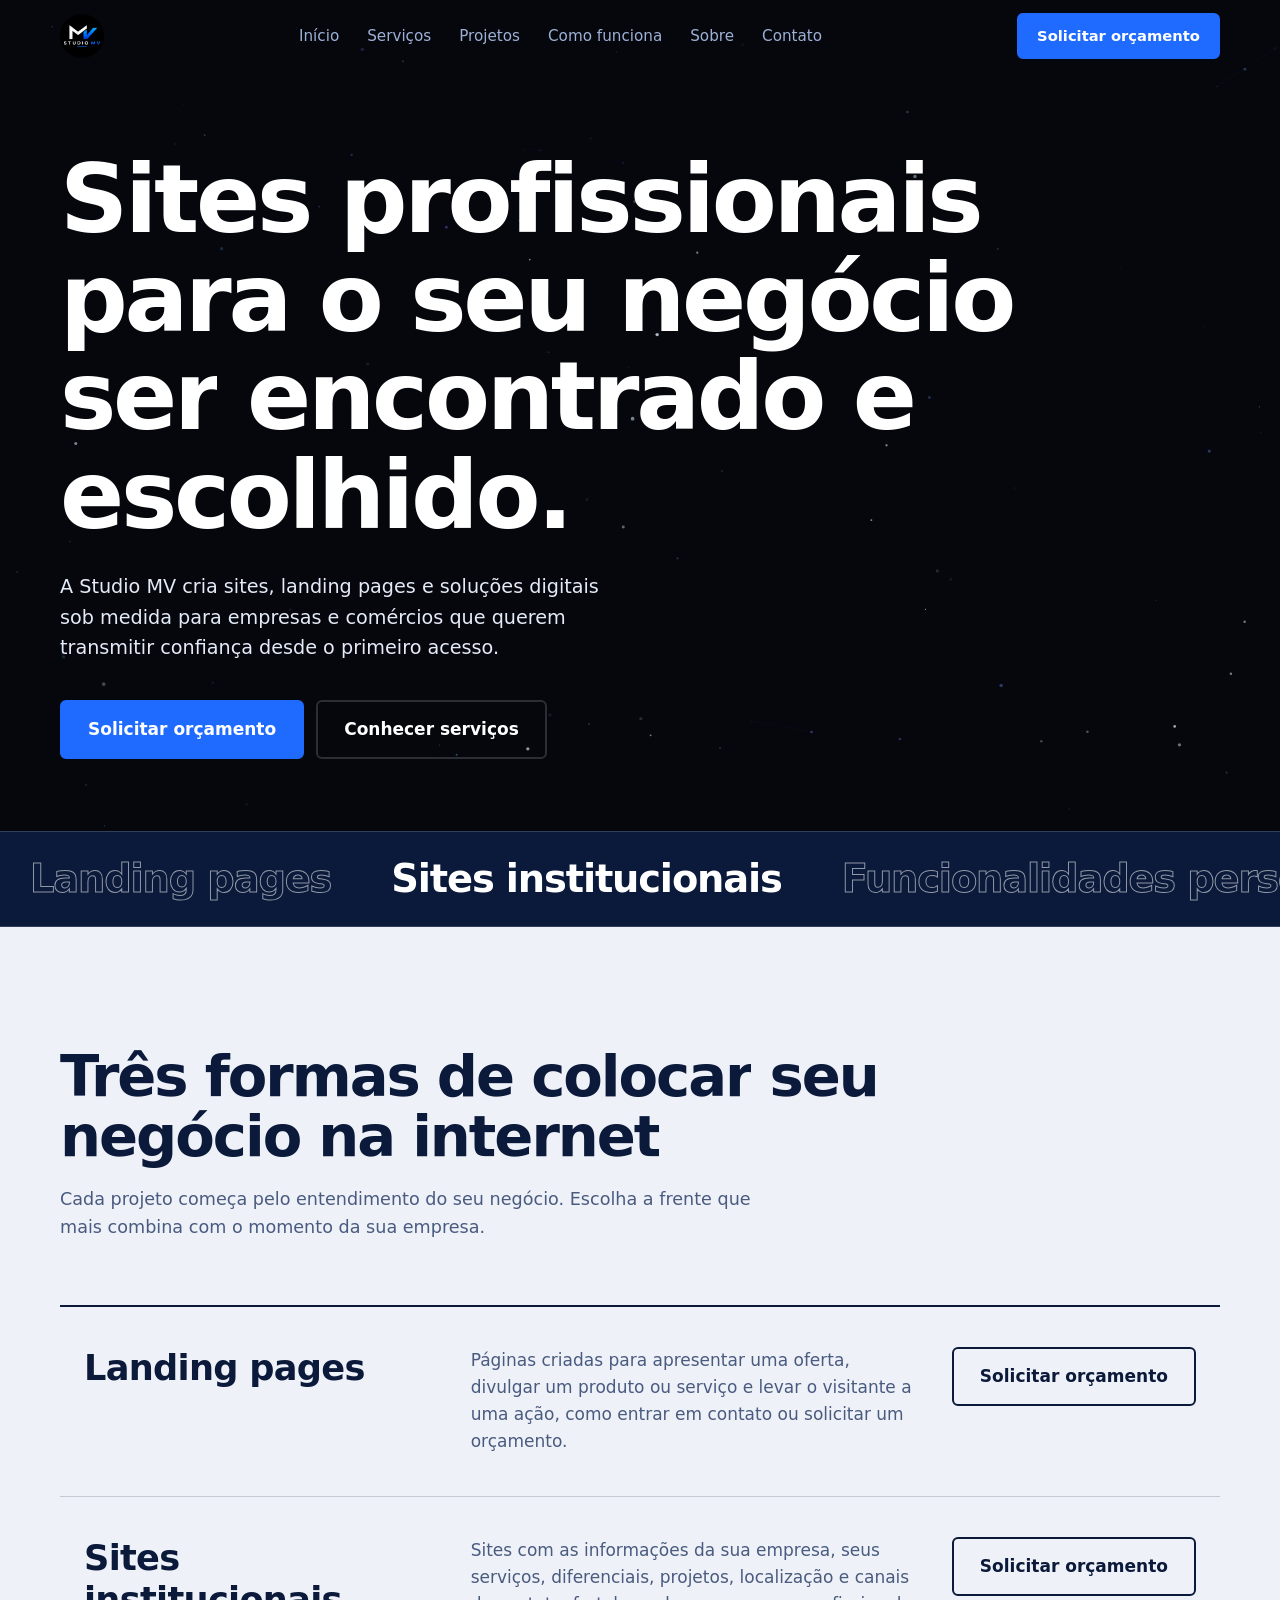
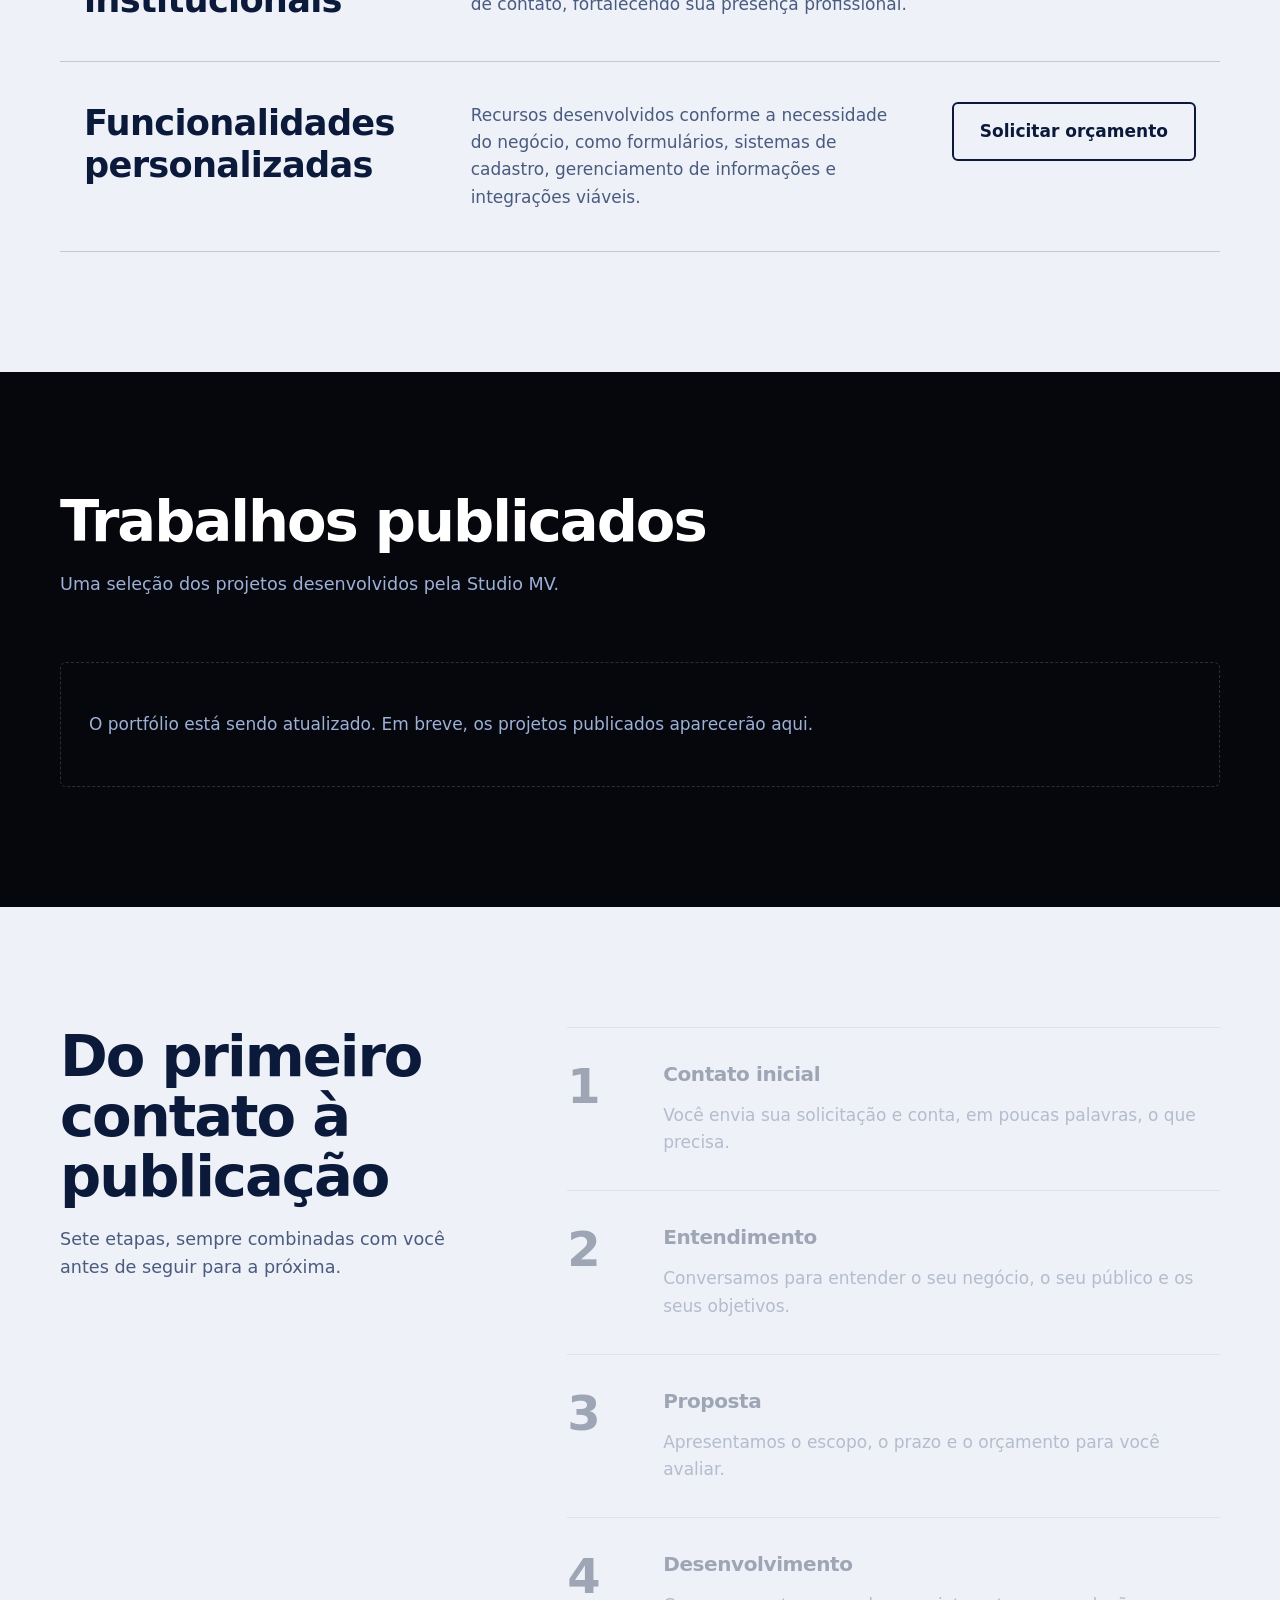
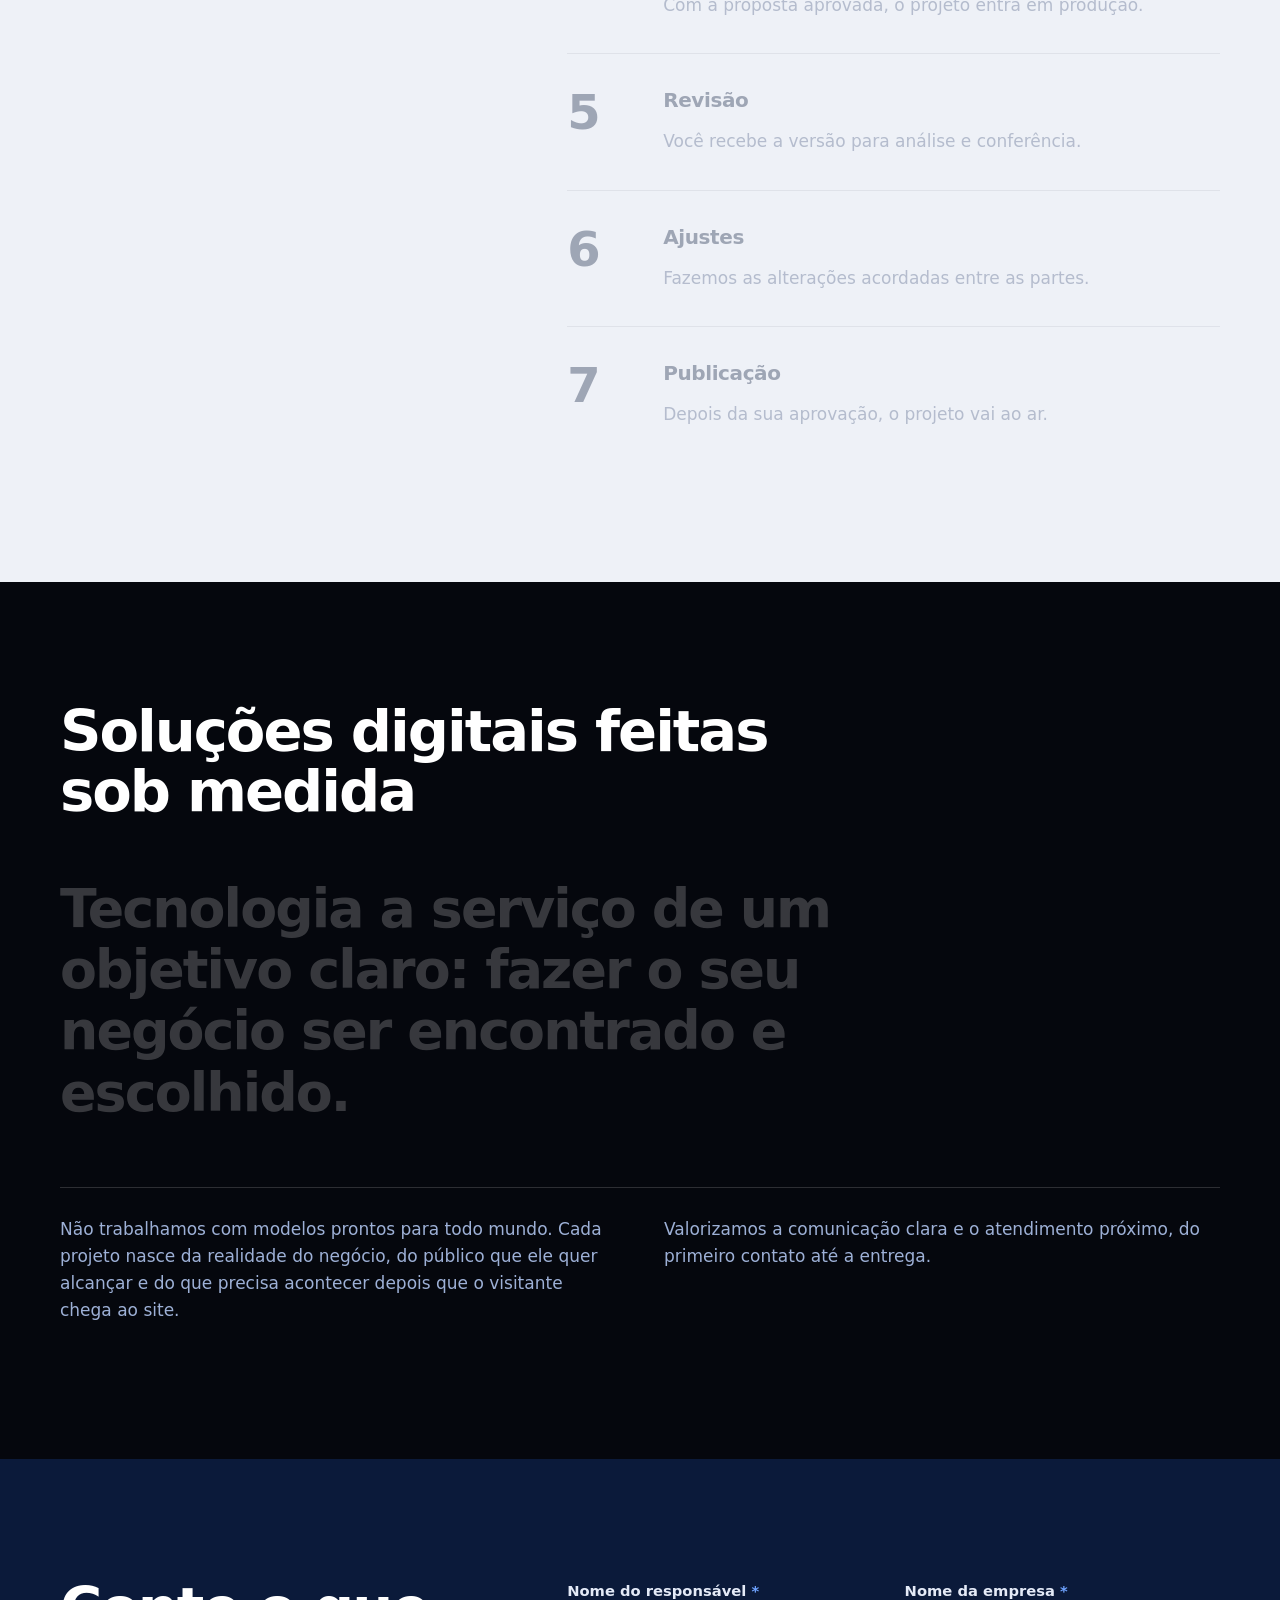
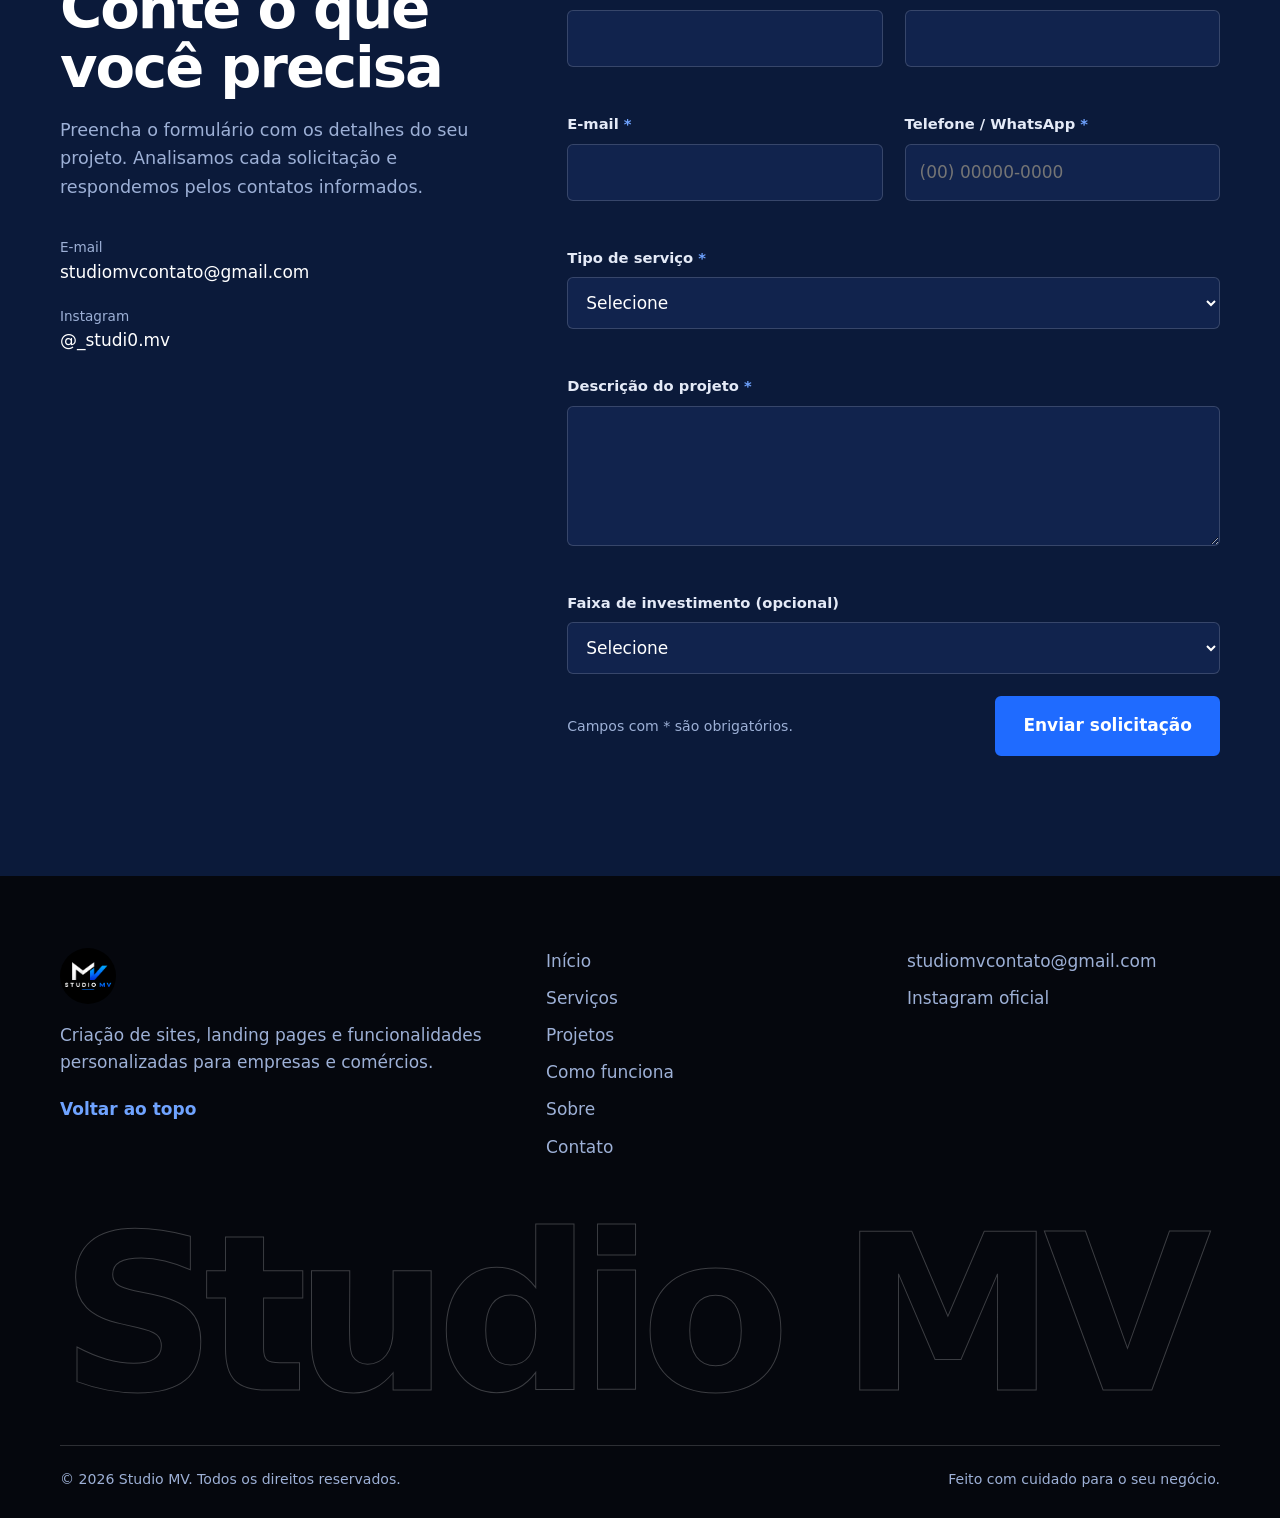
<file: index.html>
﻿<!doctype html>
<html lang="pt-BR">
  <head>
    <meta charset="utf-8" />
    <meta name="viewport" content="width=device-width, initial-scale=1, viewport-fit=cover" />
    <title>Studio MV - Sites profissionais para negócios</title>
    <meta name="description" content="A Studio MV cria sites, landing pages e funcionalidades personalizadas para empresas e comércios." />
    <link rel="icon" href="img/logo.png" />
    <script>document.documentElement.classList.add("js");</script>
    <style>
      :root{--navy:#0b1a3a;--navy-2:#11234d;--deep:#05070d;--paper:#eef1f7;--ink:#0b1a3a;--white:#fff;--text:#e4eaf7;--muted:#9db0d6;--muted-ink:#4a5b80;--line:rgba(255,255,255,.16);--line-ink:rgba(10,22,48,.18);--blue:#1f6bff;--blue-2:#6fa3ff;--max:1160px;--ease:cubic-bezier(.2,.7,.2,1)}
      *{box-sizing:border-box}
      html{scroll-behavior:smooth;scroll-padding-top:72px}
      body{margin:0;font:17px/1.6 system-ui,-apple-system,"Segoe UI",Roboto,sans-serif;color:var(--text);background:var(--deep);overflow-x:hidden}
      img{display:block;max-width:100%}
      a{color:inherit}
      .wrap{width:min(var(--max),calc(100% - 48px));margin:0 auto}
      section{padding:120px 0;position:relative;overflow-x:clip}
      h1,h2,h3{margin:0 0 16px;color:var(--white);line-height:1.04;letter-spacing:-.035em}
      h1{font-size:clamp(2.1rem,7.4vw,6rem);font-weight:800}
      h2{font-size:clamp(2rem,4.6vw,3.6rem);font-weight:800;max-width:820px}
      h3{font-size:1.25rem;font-weight:700;letter-spacing:-.02em;line-height:1.2}
      p{margin:0 0 14px;color:var(--muted);max-width:62ch}
      .light{background:var(--paper);color:var(--ink)}
      .light h2,.light h3{color:var(--ink)}
      .light p{color:var(--muted-ink)}
      .intro{margin-top:18px;font-size:1.1rem}
      :focus-visible{outline:3px solid var(--blue-2);outline-offset:3px}
      .light :focus-visible{outline-color:var(--blue)}

      /* barra de progresso */
      .progress{position:fixed;top:0;left:0;right:0;height:3px;background:var(--blue);transform:scaleX(0);transform-origin:left;z-index:80;pointer-events:none}

      /* botões */
      .btn{display:inline-flex;align-items:center;justify-content:center;padding:14px 26px;border-radius:6px;border:2px solid var(--blue);font:inherit;font-weight:700;text-decoration:none;cursor:pointer;background:var(--blue);color:var(--white);position:relative;overflow:hidden;transition:transform .25s var(--ease),background .25s,color .25s,border-color .25s}
      .btn:hover{background:var(--white);border-color:var(--white);color:var(--navy)}
      .btn-ghost{background:transparent;border-color:var(--line);color:var(--white)}
      .btn-ghost:hover{background:var(--white);border-color:var(--white);color:var(--navy)}
      .light .btn-ghost{border-color:var(--ink);color:var(--ink)}
      .light .btn-ghost:hover{background:var(--ink);color:var(--white);border-color:var(--ink)}
      .btn:disabled{opacity:.6;cursor:not-allowed}

      /* cabeçalho */
      header{position:fixed;top:0;left:0;right:0;z-index:70;border-bottom:1px solid transparent;transition:transform .4s var(--ease),background .25s,border-color .25s}
      header.scrolled{background:rgba(5,7,13,.94);backdrop-filter:blur(10px);-webkit-backdrop-filter:blur(10px);border-color:var(--line)}
      header.hide{transform:translateY(-100%)}
      .nav{display:flex;align-items:center;justify-content:space-between;height:72px;gap:24px}
      .brand img{height:44px;width:44px;border-radius:50%;object-fit:cover}
      .menu{display:flex;gap:28px;list-style:none;margin:0;padding:0}
      .menu a{text-decoration:none;color:var(--muted);font-size:.95rem;padding:6px 0;background:linear-gradient(var(--blue-2),var(--blue-2)) left bottom/0 2px no-repeat;transition:color .2s,background-size .35s var(--ease)}
      .menu a:hover{color:var(--white);background-size:100% 2px}
      .nav .btn{padding:9px 18px;font-size:.92rem}
      .toggle{display:none;background:none;border:1px solid var(--line);color:var(--white);border-radius:6px;padding:8px 14px;font:inherit;cursor:pointer}

      /* entrada: revelações */
      .js .rv{opacity:0;transform:translateY(46px);transition:opacity 1s var(--ease),transform 1s var(--ease);transition-delay:var(--d,0s)}
      .js .rv-l{transform:translateX(-56px)}
      .js .rv-r{transform:translateX(56px)}
      .js .rv.in{opacity:1;transform:none}
      .w{display:inline-block;overflow:hidden;vertical-align:top;padding-bottom:.1em;margin-bottom:-.1em}
      .w>i{display:inline-block;font-style:normal;transform:translateY(112%);transition:transform 1s var(--ease);transition-delay:calc(var(--i) * 50ms)}
      .in .w>i,.in.w>i{transform:none}

      /* início */
      .hero{min-height:100vh;display:flex;align-items:flex-end;padding:150px 0 0;overflow:hidden}
      .hero .wrap{position:relative;z-index:2}
      .hero h1{max-width:1000px}
      .hero .lead{font-size:1.2rem;max-width:560px;color:var(--text);margin-top:28px}
      .hero .actions{display:flex;gap:12px;flex-wrap:wrap;margin-top:36px}
      .marquee{margin-top:72px;overflow:hidden;border-top:1px solid var(--line);border-bottom:1px solid var(--line);padding:16px 0;background:var(--navy)}
      .track{display:flex;width:max-content;animation:mq 30s linear infinite}
      .track span{font-size:clamp(1.5rem,3.2vw,2.4rem);font-weight:800;letter-spacing:-.03em;padding:0 30px;white-space:nowrap;color:transparent;-webkit-text-stroke:1px rgba(255,255,255,.55)}
      .track span:nth-child(even){color:var(--white);-webkit-text-stroke:0}
      @keyframes mq{to{transform:translateX(-50%)}}

      /* serviços */
      .services{margin-top:64px;border-top:2px solid var(--ink)}
      .service{display:grid;grid-template-columns:1.1fr 1.4fr auto;gap:40px;align-items:start;padding:40px 24px;border-bottom:1px solid var(--line-ink);position:relative;isolation:isolate}
      .service::before{content:"";position:absolute;inset:0;background:var(--ink);transform:scaleY(0);transform-origin:bottom;transition:transform .5s cubic-bezier(.7,0,.2,1);z-index:-1}
      .service:hover::before{transform:scaleY(1)}
      .service h3{font-size:clamp(1.5rem,2.8vw,2.2rem);margin:0;transition:transform .5s var(--ease)}
      .service:hover h3{transform:translateX(10px)}
      .service p{margin:0;transition:color .3s}
      .service:hover h3{color:var(--white)}
      .service:hover p{color:var(--muted)}
      .service:hover .btn-ghost{border-color:var(--white);color:var(--white)}
      .service:hover .btn-ghost:hover{background:var(--white);color:var(--ink);border-color:var(--white)}

      /* projetos */
      #gallery{margin-top:64px}
      .carousel{overflow:hidden;padding:36px 0 44px;-webkit-mask-image:linear-gradient(90deg,transparent,#000 9%,#000 91%,transparent);mask-image:linear-gradient(90deg,transparent,#000 9%,#000 91%,transparent)}
      .carousel.static{overflow-x:auto;-webkit-mask-image:none;mask-image:none}
      .ctrack{position:relative;display:flex;gap:28px;width:max-content;will-change:transform}
      .project{flex:0 0 min(420px,78vw);border-top:2px solid var(--white);padding-top:18px;transform-origin:center;will-change:transform,opacity}
      .project .im{overflow:hidden;margin-bottom:18px;background:var(--navy-2)}
      .project img{width:100%;aspect-ratio:16/10;object-fit:cover;transition:transform 1.1s var(--ease)}
      .project:hover img{transform:scale(1.07)}
      .project .cat{color:var(--blue-2);font-size:.9rem;font-weight:600}
      .project h3{margin:6px 0 8px}
      .project a{color:var(--white);font-weight:600;text-underline-offset:4px}
      .project a:hover{color:var(--blue-2)}
      .empty{margin-top:64px;padding:48px 28px;border:1px dashed var(--line);border-radius:6px;color:var(--muted)}

      /* como funciona */
      .how{display:grid;grid-template-columns:.8fr 1.2fr;gap:72px;align-items:start}
      .sticky{position:sticky;top:120px}
      .steps{list-style:none;margin:0;padding:0}
      .steps li{position:relative;display:grid;grid-template-columns:96px 1fr;padding:34px 0;border-top:1px solid var(--line-ink);opacity:.35;transition:opacity .6s var(--ease)}
      .steps li::before{content:"";position:absolute;top:-1px;left:0;right:0;height:2px;background:var(--blue);transform:scaleX(0);transform-origin:left;transition:transform .9s var(--ease)}
      .steps li.on{opacity:1}
      .steps li.on::before{transform:scaleX(1)}
      .steps .n{font-size:3rem;font-weight:800;letter-spacing:-.05em;line-height:1;color:var(--ink);transition:color .5s,transform .6s var(--ease)}
      .steps li.on .n{color:var(--blue);transform:translateX(6px)}
      .steps p{margin:0}

      /* sobre */
      .quote{font-size:clamp(1.8rem,4.2vw,3.4rem);font-weight:800;line-height:1.14;letter-spacing:-.035em;color:var(--white);margin:56px 0 0;max-width:980px}
      .sw{opacity:.2;transition:opacity .45s}
      .sw.lit{opacity:1}
      .about-text{display:grid;grid-template-columns:1fr 1fr;gap:0 48px;margin-top:64px;padding-top:28px;border-top:1px solid var(--line)}

      /* contato */
      .contact{display:grid;grid-template-columns:.8fr 1.2fr;gap:72px;align-items:start}
      .contact>*,.how>*,.about-text>*,.foot>*{min-width:0}
      .channels{margin-top:36px;display:flex;flex-direction:column;gap:20px}
      .channels a{color:var(--white);text-decoration:none;transition:color .2s}
      .channels a:hover{color:var(--blue-2)}
      .channels small{color:var(--muted);display:block;font-size:.85rem}
      form{display:grid;grid-template-columns:minmax(0,1fr) minmax(0,1fr);gap:22px}
      .field{display:flex;flex-direction:column;gap:8px}
      .field.full{grid-column:1/-1}
      label{font-size:.92rem;color:var(--text);font-weight:600}
      label em{color:var(--blue-2);font-style:normal}
      input,select,textarea{font:inherit;color:var(--white);background:var(--navy-2);border:1px solid var(--line);border-radius:6px;padding:14px;width:100%;transition:border-color .2s,background .2s,box-shadow .3s}
      input:focus,select:focus,textarea:focus{outline:none;border-color:var(--blue-2);background:var(--deep);box-shadow:0 0 0 4px rgba(31,107,255,.2)}
      select option{background:var(--navy)}
      textarea{min-height:140px;resize:vertical}
      .error{color:#ffa3a3;font-size:.85rem;min-height:1.1em}
      .actions-row{grid-column:1/-1;display:flex;justify-content:space-between;align-items:center;gap:16px;flex-wrap:wrap}
      .hint{color:var(--muted);font-size:.88rem}
      .status{grid-column:1/-1;border-radius:6px;padding:14px 16px;font-size:.95rem;display:none}
      .status.show{display:block;animation:pop .45s var(--ease)}
      @keyframes pop{from{opacity:0;transform:translateY(10px)}}
      .status.ok{background:rgba(29,158,91,.16);border:1px solid rgba(29,158,91,.55);color:#c9f5dc}
      .status.bad{background:rgba(220,70,70,.14);border:1px solid rgba(220,70,70,.55);color:#ffd6d6}

      /* rodapé */
      footer{background:var(--deep);padding:72px 0 28px;overflow:hidden}
      .foot{display:grid;grid-template-columns:1.4fr 1fr 1fr;gap:48px}
      .foot img{height:56px;width:56px;border-radius:50%;object-fit:cover;margin-bottom:18px}
      .foot ul{list-style:none;margin:0;padding:0;display:flex;flex-direction:column;gap:10px}
      .foot a{color:var(--muted);text-decoration:none;transition:color .2s}
      .foot a:hover{color:var(--white)}
      .back-to-top{display:inline-block;margin-top:6px;color:var(--blue-2)!important;font-weight:600}
      .big{margin:56px 0 0;font-size:clamp(3.6rem,17vw,15rem);font-weight:800;letter-spacing:-.06em;line-height:.9;white-space:nowrap;color:transparent;-webkit-text-stroke:1px rgba(255,255,255,.22);user-select:none;transition:-webkit-text-stroke-color .5s}
      .big:hover{-webkit-text-stroke-color:var(--blue-2)}
      .copy{margin-top:32px;padding-top:22px;border-top:1px solid var(--line);display:flex;justify-content:space-between;flex-wrap:wrap;gap:12px;font-size:.88rem;color:var(--muted)}

      @media (max-width:900px){
        .toggle{display:block}
        .menu{position:absolute;top:72px;left:0;right:0;flex-direction:column;gap:0;background:var(--deep);border-bottom:1px solid var(--line);display:none;padding:8px 24px}
        .nav{flex-wrap:wrap}
        .menu.open{display:flex;justify-content:center;align-items:center;text-align:center}
        .menu a{display:block;padding:14px 0;background:none;text-align:center}
        .nav .btn{display:none}
        .service{grid-template-columns:1fr;gap:14px;padding:32px 16px}
        .how,.about-text,.contact,.foot{grid-template-columns:minmax(0,1fr);gap:36px}
        .js .rv-l,.js .rv-r{transform:translateY(46px)}
        .sticky{position:static}
        .steps li{grid-template-columns:64px 1fr}
        section{padding:84px 0}
      }
      @media (max-width:600px){form{grid-template-columns:minmax(0,1fr)}.hero{padding-top:120px}}
      @media (prefers-reduced-motion:reduce){
        html{scroll-behavior:auto}
        *,*::before,*::after{transition:none!important;animation:none!important}
        .js .rv,.w>i{opacity:1;transform:none}
        .sw{opacity:1}.steps li{opacity:1}
      }

      /* fundo animado: partículas sutis */
      #bg-canvas{position:fixed;inset:0;z-index:-1;width:100%;height:100%;display:block;pointer-events:none}
    </style>
  </head>
  <body>
    <canvas id="bg-canvas" aria-hidden="true"></canvas>
    <div class="progress" aria-hidden="true"></div>
    <div id="top" style="position:absolute;top:0;left:0;width:1px;height:1px;pointer-events:none" aria-hidden="true"></div>
    <header>
      <div class="wrap nav">
        <a href="#inicio" class="brand" aria-label="Studio MV — início"><img src="img/logo.png" alt="Studio MV" width="44" height="44" /></a>
        <button class="toggle" aria-expanded="false" aria-controls="menu" aria-label="Abrir menu">Menu</button>
        <ul class="menu" id="menu">
          <li><a href="#inicio">Início</a></li>
          <li><a href="#servicos">Serviços</a></li>
          <li><a href="#projetos">Projetos</a></li>
          <li><a href="#como-funciona">Como funciona</a></li>
          <li><a href="#sobre">Sobre</a></li>
          <li><a href="#contato">Contato</a></li>
        </ul>
        <a href="#contato" class="btn btn-primary">Solicitar orçamento</a>
      </div>
    </header>

    <main>
      <section id="inicio" class="hero">
        <div style="width:100%;min-width:0">
          <div class="wrap">
            <h1 data-split>Sites profissionais para o seu negócio ser encontrado e escolhido.</h1>
            <p class="lead rv" style="--d:.5s">A Studio MV cria sites, landing pages e soluções digitais sob medida para empresas e comércios que querem transmitir confiança desde o primeiro acesso.</p>
            <div class="actions rv" style="--d:.65s">
              <a href="#contato" class="btn btn-primary">Solicitar orçamento</a>
              <a href="#servicos" class="btn btn-ghost">Conhecer serviços</a>
            </div>
          </div>
          <div class="marquee" aria-hidden="true">
            <div class="track">
              <span>Landing pages</span><span>Sites institucionais</span><span>Funcionalidades personalizadas</span><span>Feito sob medida</span>
              <span>Landing pages</span><span>Sites institucionais</span><span>Funcionalidades personalizadas</span><span>Feito sob medida</span>
            </div>
          </div>
        </div>
      </section>

      <section id="servicos" class="light">
        <div class="wrap">
          <h2 data-split>Três formas de colocar seu negócio na internet</h2>
          <p class="intro rv">Cada projeto começa pelo entendimento do seu negócio. Escolha a frente que mais combina com o momento da sua empresa.</p>
          <div class="services">
            <article class="service rv">
              <h3>Landing pages</h3>
              <p>Páginas criadas para apresentar uma oferta, divulgar um produto ou serviço e levar o visitante a uma ação, como entrar em contato ou solicitar um orçamento.</p>
              <a href="#contato" class="btn btn-ghost" data-type="Landing page">Solicitar orçamento</a>
            </article>
            <article class="service rv">
              <h3>Sites institucionais</h3>
              <p>Sites com as informações da sua empresa, seus serviços, diferenciais, projetos, localização e canais de contato, fortalecendo sua presença profissional.</p>
              <a href="#contato" class="btn btn-ghost" data-type="Site institucional">Solicitar orçamento</a>
            </article>
            <article class="service rv">
              <h3>Funcionalidades personalizadas</h3>
              <p>Recursos desenvolvidos conforme a necessidade do negócio, como formulários, sistemas de cadastro, gerenciamento de informações e integrações viáveis.</p>
              <a href="#contato" class="btn btn-ghost" data-type="Funcionalidade personalizada">Solicitar orçamento</a>
            </article>
          </div>
        </div>
      </section>

      <section id="projetos">
        <div class="wrap">
          <h2 data-split>Trabalhos publicados</h2>
          <p class="intro rv">Uma seleção dos projetos desenvolvidos pela Studio MV.</p>
          <div id="gallery" aria-live="polite">
            <div class="empty" style="grid-column:1/-1">O portfólio está sendo atualizado. Em breve, os projetos publicados aparecerão aqui.</div>
          </div>
        </div>
      </section>

      <section id="como-funciona" class="light">
        <div class="wrap how">
          <div class="sticky">
            <h2 data-split>Do primeiro contato à publicação</h2>
            <p class="intro rv">Sete etapas, sempre combinadas com você antes de seguir para a próxima.</p>
          </div>
          <ol class="steps">
            <li><span class="n">1</span><div><h3>Contato inicial</h3><p>Você envia sua solicitação e conta, em poucas palavras, o que precisa.</p></div></li>
            <li><span class="n">2</span><div><h3>Entendimento</h3><p>Conversamos para entender o seu negócio, o seu público e os seus objetivos.</p></div></li>
            <li><span class="n">3</span><div><h3>Proposta</h3><p>Apresentamos o escopo, o prazo e o orçamento para você avaliar.</p></div></li>
            <li><span class="n">4</span><div><h3>Desenvolvimento</h3><p>Com a proposta aprovada, o projeto entra em produção.</p></div></li>
            <li><span class="n">5</span><div><h3>Revisão</h3><p>Você recebe a versão para análise e conferência.</p></div></li>
            <li><span class="n">6</span><div><h3>Ajustes</h3><p>Fazemos as alterações acordadas entre as partes.</p></div></li>
            <li><span class="n">7</span><div><h3>Publicação</h3><p>Depois da sua aprovação, o projeto vai ao ar.</p></div></li>
          </ol>
        </div>
      </section>

      <section id="sobre">
        <div class="wrap">
          <h2 data-split>Soluções digitais feitas sob medida</h2>
          <blockquote class="quote">Tecnologia a serviço de um objetivo claro: fazer o seu negócio ser encontrado e escolhido.</blockquote>
          <div class="about-text">
            <p class="rv rv-l">Não trabalhamos com modelos prontos para todo mundo. Cada projeto nasce da realidade do negócio, do público que ele quer alcançar e do que precisa acontecer depois que o visitante chega ao site.</p>
            <p class="rv rv-r">Valorizamos a comunicação clara e o atendimento próximo, do primeiro contato até a entrega.</p>
          </div>
        </div>
      </section>

      <section id="contato" style="background:var(--navy)">
        <div class="wrap contact">
          <div class="rv rv-l">
            <h2>Conte o que você precisa</h2>
            <p class="intro">Preencha o formulário com os detalhes do seu projeto. Analisamos cada solicitação e respondemos pelos contatos informados.</p>
            <div class="channels">
              <a href="mailto:studiomvcontato@gmail.com"><small>E-mail</small>studiomvcontato@gmail.com</a>
              <a href="https://www.instagram.com/_studi0.mv/" target="_blank" rel="noopener noreferrer"><small>Instagram</small>@_studi0.mv</a>
            </div>
          </div>

          <form id="lead" class="rv rv-r" novalidate aria-describedby="status">
            <div class="field">
              <label for="name">Nome do responsável <em>*</em></label>
              <input id="name" name="name" autocomplete="name" required />
              <span class="error" data-for="name"></span>
            </div>
            <div class="field">
              <label for="company">Nome da empresa <em>*</em></label>
              <input id="company" name="company" autocomplete="organization" required />
              <span class="error" data-for="company"></span>
            </div>
            <div class="field">
              <label for="email">E-mail <em>*</em></label>
              <input id="email" name="email" type="email" autocomplete="email" required />
              <span class="error" data-for="email"></span>
            </div>
            <div class="field">
              <label for="phone">Telefone / WhatsApp <em>*</em></label>
              <input id="phone" name="phone" type="tel" autocomplete="tel" placeholder="(00) 00000-0000" required />
              <span class="error" data-for="phone"></span>
            </div>
            <div class="field full">
              <label for="type">Tipo de serviço <em>*</em></label>
              <select id="type" name="type" required>
                <option value="">Selecione</option>
                <option>Landing page</option>
                <option>Site institucional</option>
                <option>Funcionalidade personalizada</option>
                <option>Ainda não sei</option>
              </select>
              <span class="error" data-for="type"></span>
            </div>
            <div class="field full">
              <label for="desc">Descrição do projeto <em>*</em></label>
              <textarea id="desc" name="desc" required></textarea>
              <span class="error" data-for="desc"></span>
            </div>
            <div class="field full">
              <label for="budget">Faixa de investimento (opcional)</label>
              <select id="budget" name="budget">
                <option value="" selected>Selecione</option>
                <option value="Entre R$ 1.500 e R$ 3.000">Entre R$ 1.500 e R$ 3.000</option>
                <option value="Entre R$ 3.000 e R$ 6.000">Entre R$ 3.000 e R$ 6.000</option>
                <option value="Acima de R$ 6.000">Acima de R$ 6.000</option>
                <option value="Ainda não sei / prefiro conversar">Ainda não sei / prefiro conversar</option>
              </select>
            </div>
            <div class="actions-row">
              <span class="hint">Campos com * são obrigatórios.</span>
              <button class="btn btn-primary" id="submit" type="submit">Enviar solicitação</button>
            </div>
            <div id="status" class="status" role="status" aria-live="polite"></div>
          </form>
        </div>
      </section>
    </main>

    <footer>
      <div class="wrap">
        <div class="foot">
          <div>
            <img src="img/logo.png" alt="Studio MV" />
            <p id="foot-desc">Criação de sites, landing pages e funcionalidades personalizadas para empresas e comércios.</p>
            <a href="#top" class="back-to-top" id="back-to-top" aria-label="Voltar ao início da página">Voltar ao topo</a>
          </div>
          <nav aria-label="Rodapé">
            <ul>
              <li><a href="#inicio">Início</a></li>
              <li><a href="#servicos">Serviços</a></li>
              <li><a href="#projetos">Projetos</a></li>
              <li><a href="#como-funciona">Como funciona</a></li>
              <li><a href="#sobre">Sobre</a></li>
              <li><a href="#contato">Contato</a></li>
            </ul>
          </nav>
          <div>
            <ul>
              <li><a href="mailto:studiomvcontato@gmail.com">studiomvcontato@gmail.com</a></li>
              <li><a href="https://www.instagram.com/_studi0.mv/" target="_blank" rel="noopener noreferrer">Instagram oficial</a></li>
            </ul>
          </div>
        </div>
        <div class="big" aria-hidden="true">Studio MV</div>
        <div class="copy">
          <span id="copyright">© Studio MV. Todos os direitos reservados.</span>
          <span>Feito com cuidado para o seu negócio.</span>
        </div>
      </div>
    </footer>

    <script src="vendor/supabase.min.js"></script>
    <script>
      (() => {
        /* Supabase (chave publicável, pode ficar no código) */
        const SUPABASE_URL = "https://gndnnjjxzmarwnvkeaba.supabase.co";
        const SUPABASE_KEY = "sb_publishable_L_58cKj5-Zc9_bsMSsc3Hg_jTmaOEwH";
        let sb = null;
        try {
          sb = window.supabase ? window.supabase.createClient(SUPABASE_URL, SUPABASE_KEY) : null;
        } catch (e) {
          console.error("Erro ao iniciar o Supabase:", e);
        }

        const $ = (s) => document.querySelector(s);
        const $$ = (s) => [...document.querySelectorAll(s)];
        const esc = (s) =>
          String(s ?? "").replace(/[&<>"']/g, (c) => ({ "&": "&amp;", "<": "&lt;", ">": "&gt;", '"': "&quot;", "'": "&#39;" })[c]);
        const safeUrl = (u) => (/^https:\/\//.test(u || "") ? esc(u) : "");
        const root = document.documentElement;
        const reduce = matchMedia("(prefers-reduced-motion: reduce)").matches;
        const fine = matchMedia("(hover: hover) and (pointer: fine)").matches;

        /* menu mobile */
        const toggle = $(".toggle"),
          menu = $("#menu"),
          header = $("header");
        toggle.addEventListener("click", () => {
          const open = menu.classList.toggle("open");
          toggle.setAttribute("aria-expanded", String(open));
        });
        menu.addEventListener("click", (e) => {
          if (e.target.tagName === "A") {
            menu.classList.remove("open");
            toggle.setAttribute("aria-expanded", "false");
          }
        });

        /* ano atual no rodapé */
        $("#copyright").textContent = `© ${new Date().getFullYear()} Studio MV. Todos os direitos reservados.`;

        /* títulos: palavras entram com máscara */
        $$("[data-split]").forEach((el) => {
          const t = el.textContent.trim();
          el.setAttribute("aria-label", t);
          el.innerHTML = t
            .split(/\s+/)
            .map((w, i) => `<span class="w" aria-hidden="true"><i style="--i:${i}">${esc(w)}</i></span>`)
            .join(" ");
        });

        /* frase de destaque: palavras acendem com a rolagem */
        const quote = $(".quote");
        quote.innerHTML = quote.textContent
          .trim()
          .split(/\s+/)
          .map((w) => `<span class="sw">${esc(w)}</span>`)
          .join(" ");
        const words = $$(".sw");

        /* revelação ao entrar na tela */
        const io = new IntersectionObserver(
          (entries) =>
            entries.forEach((en) => {
              if (en.isIntersecting) {
                en.target.classList.add("in");
                io.unobserve(en.target);
              }
            }),
          { threshold: 0.15, rootMargin: "0px 0px -6% 0px" },
        );
        $$(".rv, [data-split]").forEach((el) => io.observe(el));

        /* efeitos ligados à rolagem */
        const bar = $(".progress"),
          steps = $$(".steps li");
        let last = 0,
          ticking = false;
        const update = () => {
          ticking = false;
          const y = window.scrollY,
            h = root.scrollHeight - innerHeight;
          bar.style.transform = `scaleX(${h > 0 ? y / h : 0})`;
          header.classList.toggle("scrolled", y > 24);
          header.classList.toggle("hide", y > last && y > 400 && !menu.classList.contains("open"));
          last = y;
          const r = quote.getBoundingClientRect();
          const p = reduce ? 1 : Math.min(1, Math.max(0, (innerHeight * 0.9 - r.top) / (innerHeight * 0.6)));
          const n = Math.round(p * words.length);
          words.forEach((w, i) => w.classList.toggle("lit", i < n));
          steps.forEach((li) => li.classList.toggle("on", li.getBoundingClientRect().top < innerHeight * 0.72));
        };
        window.addEventListener(
          "scroll",
          () => {
            if (!ticking) {
              ticking = true;
              requestAnimationFrame(update);
            }
          },
          { passive: true },
        );
        window.addEventListener("resize", update);
        update();

        /* botões magnéticos (só com mouse) */
        if (fine && !reduce) {
          $$(".btn").forEach((b) => {
            b.addEventListener("mousemove", (e) => {
              const r = b.getBoundingClientRect();
              b.style.transform = `translate(${((e.clientX - r.left - r.width / 2) * 0.18).toFixed(1)}px,${((e.clientY - r.top - r.height / 2) * 0.3).toFixed(1)}px)`;
            });
            b.addEventListener("mouseleave", () => (b.style.transform = ""));
          });
        }

        /* botões de serviço preenchem o tipo de serviço */
        $$("[data-type]").forEach((a) =>
          a.addEventListener("click", () => {
            const select = $("#type");
            if (select) select.value = a.dataset.type;
          }),
        );

        /* configurações institucionais */
        (async () => {
          if (!sb) return;
          try {
            const { data } = await sb.from("settings").select("key,value").in("key", ["footer_text"]);
            if (data && data.length) {
              const map = Object.fromEntries(data.map((r) => [r.key, r.value]));
              if (map.footer_text && $("#foot-desc")) $("#foot-desc").textContent = map.footer_text;
            }
          } catch (e) {
            console.error("Erro ao carregar configurações:", e);
          }
        })();

        /* portfólio: somente projetos publicados, em carrossel da direita para a esquerda */
        const startCarousel = (g) => {
          const track = g.querySelector(".ctrack");
          if (reduce) {
            g.classList.add("static");
            return;
          }
          const originals = [...track.children];
          const clone = (it) => {
            const c = it.cloneNode(true);
            c.setAttribute("aria-hidden", "true");
            c.querySelectorAll("a").forEach((a) => (a.tabIndex = -1));
            return c;
          };
          let guard = 0;
          while (track.scrollWidth < g.clientWidth * 1.3 && guard++ < 8) originals.forEach((o) => track.appendChild(clone(o)));
          const count = track.children.length;
          [...track.children].forEach((it) => track.appendChild(clone(it)));
          const kids = [...track.children];
          let loop = kids[count].offsetLeft - kids[0].offsetLeft;
          window.addEventListener("resize", () => {
            loop = kids[count].offsetLeft - kids[0].offsetLeft;
          });
          let x = 0,
            paused = false,
            visible = true,
            prev = performance.now();
          g.addEventListener("mouseenter", () => (paused = true));
          g.addEventListener("mouseleave", () => (paused = false));
          g.addEventListener("focusin", () => (paused = true));
          g.addEventListener("focusout", () => (paused = false));
          new IntersectionObserver((en) => (visible = en[0].isIntersecting)).observe(g);
          const frame = (now) => {
            const dt = Math.min(now - prev, 50);
            prev = now;
            if (visible) {
              if (!paused && loop > 0) x = (x + dt * 0.045) % loop;
              track.style.transform = `translate3d(${-x}px,0,0)`;
              const mid = g.clientWidth / 2;
              kids.forEach((k) => {
                const c = k.offsetLeft + k.offsetWidth / 2 - x;
                const t = Math.max(0, 1 - Math.abs(c - mid) / (k.offsetWidth * 0.85));
                k.style.transform = `scale(${(0.93 + 0.15 * t).toFixed(3)})`;
                k.style.opacity = (0.5 + 0.5 * t).toFixed(2);
              });
            }
            requestAnimationFrame(frame);
          };
          requestAnimationFrame(frame);
        };

        (async () => {
          if (!sb) return;
          try {
            const { data, error } = await sb
              .from("portfolio")
              .select("title,category,description,image_url,link")
              .eq("published", true)
              .order("sort_order", { ascending: true });
            if (error || !data || !data.length) return;
            const g = $("#gallery");
            g.innerHTML =
              '<div class="ctrack">' +
              data
                .map(
                  (p) => `
      <article class="project">
        ${safeUrl(p.image_url) ? `<div class="im"><img src="${safeUrl(p.image_url)}" alt="Captura de ${esc(p.title)}"></div>` : ""}
        <span class="cat">${esc(p.category || "Projeto")}</span>
        <h3>${esc(p.title)}</h3>
        <p>${esc(p.description || "")}</p>
        ${safeUrl(p.link) ? `<a href="${safeUrl(p.link)}" target="_blank" rel="noopener noreferrer">Visitar site</a>` : ""}
      </article>`,
                )
                .join("") +
              "</div>";
            g.classList.add("carousel");
            startCarousel(g);
          } catch (e) {
            console.error("Erro ao carregar portfólio:", e);
          }
        })();

        /* formulário de contato */
        const form = $("#lead"),
          F = form.elements,
          status = $("#status"),
          btn = $("#submit");
        const rules = {
          name: (v) => (v.trim() ? "" : "Informe o nome do responsável."),
          company: (v) => (v.trim() ? "" : "Informe o nome da empresa."),
          email: (v) =>
            !v.trim() ? "Informe o e-mail." : /^[^\s@]+@[^\s@]+\.[^\s@]{2,}$/.test(v.trim()) ? "" : "E-mail em formato inválido.",
          phone: (v) => {
            const d = v.replace(/\D/g, "");
            return d.length >= 10 && d.length <= 13 ? "" : "Informe um telefone ou WhatsApp com DDD.";
          },
          type: (v) => (v ? "" : "Selecione o tipo de serviço."),
          desc: (v) => (v.trim().length >= 10 ? "" : "Descreva o que você precisa (mínimo de 10 caracteres)."),
        };
        const setStatus = (msg, kind) => {
          status.textContent = msg;
          status.className = "status show " + kind;
        };
        const setError = (key, msg) => {
          const el = form.querySelector(`[data-for="${key}"]`);
          if (el) el.textContent = msg;
        };

        form.addEventListener("input", (e) => {
          const key = e.target.name;
          if (rules[key]) setError(key, rules[key](e.target.value));
        });

        form.addEventListener("submit", async (e) => {
          e.preventDefault();
          status.className = "status";

          let firstInvalid = null;
          for (const key of Object.keys(rules)) {
            const msg = rules[key](F[key].value);
            setError(key, msg);
            if (msg && !firstInvalid) firstInvalid = F[key];
          }
          if (firstInvalid) {
            setStatus("Revise os campos destacados.", "bad");
            firstInvalid.focus();
            return;
          }

          if (!sb) {
            setStatus("O formulário ainda está sendo configurado. Enquanto isso, envie sua solicitação pelo e-mail studiomvcontato@gmail.com.", "bad");
            return;
          }

          btn.disabled = true;
          btn.textContent = "Enviando…";
          try {
            const { error } = await sb.from("messages").insert({
              name: F.name.value.trim(),
              company: F.company.value.trim(),
              email: F.email.value.trim(),
              phone: F.phone.value.trim(),
              type: F.type.value,
              description: F.desc.value.trim(),
              budget: F.budget.value.trim() || null,
            });
            if (error) throw error;
            form.reset();
            setStatus("Sua mensagem foi enviada com sucesso! Responderemos em breve. Fique atento ao e-mail e ao telefone/WhatsApp informados na solicitação.", "ok");
          } catch (err) {
            console.error("Erro ao enviar formulário:", err);
            setStatus("Não foi possível enviar agora. Tente novamente em instantes ou fale pelo Instagram ou pelo e-mail studiomvcontato@gmail.com.", "bad");
          } finally {
            btn.disabled = false;
            btn.textContent = "Enviar solicitação";
          }
        });
      })();
    </script>

    <script>
      (function(){
        var canvas = document.getElementById('bg-canvas');
        if(!canvas) return;
        var ctx = canvas.getContext('2d');
        var width, height, particles = [], stars = [];
        var particleCount = 60;
        var starCount = 45;
        var reduced = window.matchMedia('(prefers-reduced-motion:reduce)').matches;
        var mouse = {x:-1000,y:-1000};
        var connectDist = 150;

        function resize(){
          width = canvas.width = window.innerWidth;
          height = canvas.height = window.innerHeight;
        }
        window.addEventListener('resize', resize);
        resize();
        window.addEventListener('mousemove', function(e){mouse.x=e.clientX;mouse.y=e.clientY;});

        function Particle(){
          this.reset();
        }
        Particle.prototype.reset = function(){
          this.x = Math.random()*width;
          this.y = Math.random()*height;
          this.vx = (Math.random()-0.5)*0.25;
          this.vy = (Math.random()-0.5)*0.25;
          this.size = Math.random()*1.4+0.4;
          this.alpha = Math.random()*0.35+0.05;
          this.hue = 190 + Math.random()*60;
        };
        Particle.prototype.update = function(){
          this.x += this.vx;
          this.y += this.vy;
          var dx = mouse.x - this.x, dy = mouse.y - this.y;
          var d = Math.sqrt(dx*dx+dy*dy);
          if(d < 200){
            this.vx += (dx/d)*0.005;
            this.vy += (dy/d)*0.005;
          }
          var s = Math.sqrt(this.vx*this.vx+this.vy*this.vy);
          if(s > 0.6){this.vx = (this.vx/s)*0.6; this.vy = (this.vy/s)*0.6;}
          if(this.x < 0 || this.x > width) this.vx *= -1;
          if(this.y < 0 || this.y > height) this.vy *= -1;
        };
        Particle.prototype.draw = function(){
          ctx.fillStyle = 'hsla('+this.hue+',70%,65%,'+this.alpha+')';
          ctx.beginPath();
          ctx.arc(this.x,this.y,this.size,0,Math.PI*2);
          ctx.fill();
        };

        function Star(){
          this.x = Math.random()*width;
          this.y = Math.random()*height;
          this.size = Math.random()*1.6+0.4;
          this.baseAlpha = Math.random()*0.4+0.1;
          this.speed = 0.02 + Math.random()*0.04;
          this.phase = Math.random()*Math.PI*2;
          this.hue = 200 + Math.random()*60;
        }
        Star.prototype.draw = function(t){
          var alpha = this.baseAlpha + Math.sin(t*this.speed + this.phase)*0.35;
          if(alpha < 0.05) alpha = 0.05;
          ctx.fillStyle = 'hsla('+this.hue+',60%,90%,'+alpha+')';
          ctx.beginPath();
          ctx.arc(this.x,this.y,this.size,0,Math.PI*2);
          ctx.fill();
        };

        for(var i=0;i<particleCount;i++) particles.push(new Particle());
        for(var i=0;i<starCount;i++) stars.push(new Star());

        function drawConnections(){
          for(var i=0;i<particles.length;i++){
            for(var j=i+1;j<particles.length;j++){
              var p1=particles[i], p2=particles[j];
              var dx=p1.x-p2.x, dy=p1.y-p2.y;
              var d=Math.sqrt(dx*dx+dy*dy);
              if(d < connectDist){
                var alpha = 0.06*(1-d/connectDist);
                ctx.strokeStyle = 'hsla(210,70%,65%,'+alpha+')';
                ctx.lineWidth = 0.6;
                ctx.beginPath();
                ctx.moveTo(p1.x,p1.y);
                ctx.lineTo(p2.x,p2.y);
                ctx.stroke();
              }
            }
          }
        }

        var time = 0;
        function loop(){
          time += 1;
          if(!reduced){
            ctx.clearRect(0,0,width,height);
            drawConnections();
            for(var p=0;p<particles.length;p++){
              particles[p].update();
              particles[p].draw();
            }
            for(var s=0;s<stars.length;s++){
              stars[s].draw(time);
            }
          }
          requestAnimationFrame(loop);
        }
        loop();
      })();
    </script>
  </body>
</html>
</file>
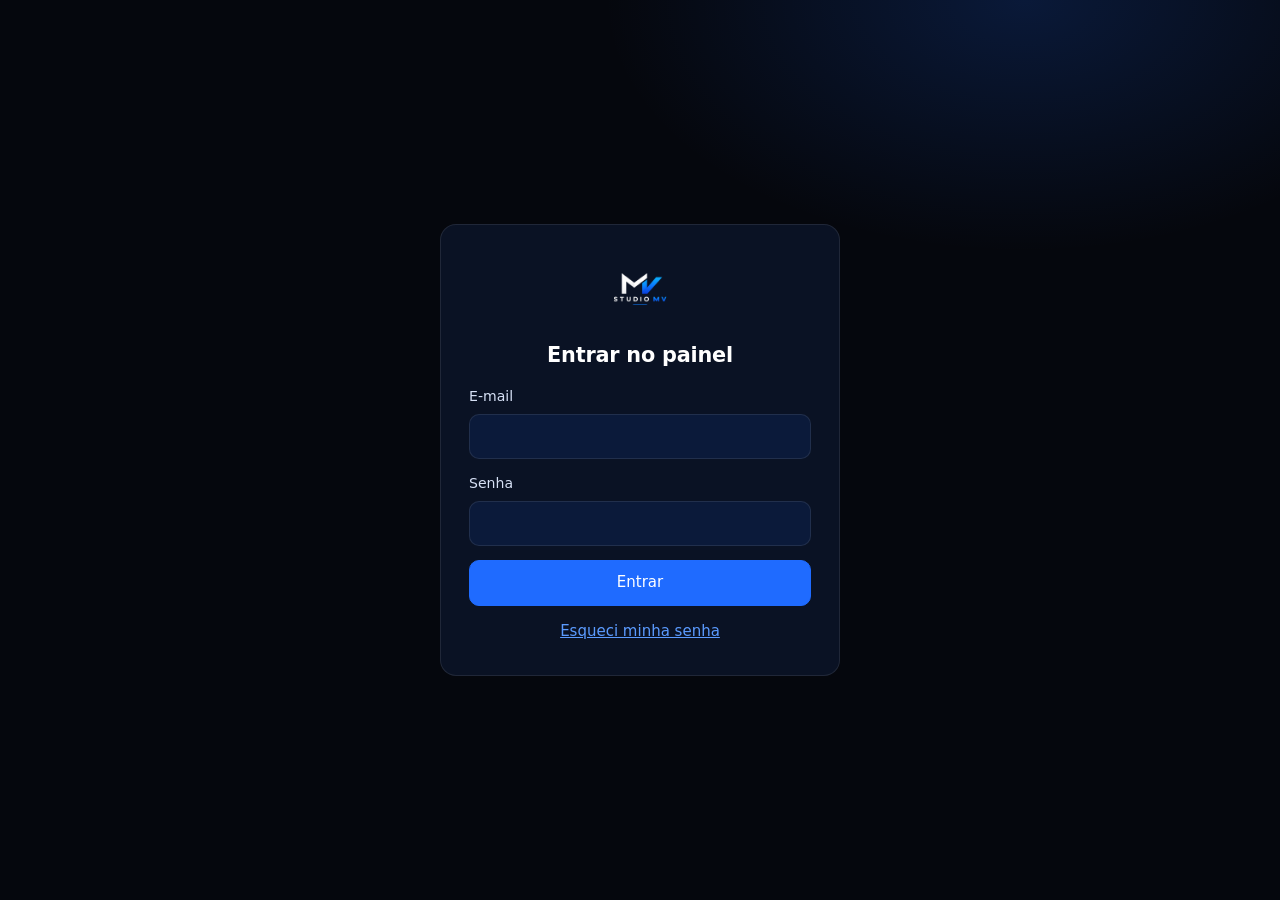
<file: boss/index.html>
<!doctype html>
<html lang="pt-BR">
  <head>
    <meta charset="utf-8" />
    <meta name="robots" content="noindex,nofollow" />
    <meta
      name="viewport"
      content="width=device-width, initial-scale=1, viewport-fit=cover"
    />
    <title>Studio MV · Painel</title>
    <link rel="icon" href="../img/logo.png" />
    <link rel="stylesheet" href="styles.css" />
  </head>
  <body>
    <!-- ===== Entrada ===== -->
    <section id="screen-login" class="auth" hidden>
      <div class="auth-card">
        <img src="../img/logo.png" alt="Studio MV" class="auth-logo" />
        <h1>Entrar no painel</h1>
        <form id="login-form" novalidate>
          <div class="field">
            <label for="login-email">E-mail</label
            ><input
              id="login-email"
              type="email"
              autocomplete="username"
              required
            />
          </div>
          <div class="field">
            <label for="login-pass">Senha</label
            ><input
              id="login-pass"
              type="password"
              autocomplete="current-password"
              required
            />
          </div>
          <button class="btn-primary block" type="submit">Entrar</button>
        </form>
        <p class="auth-links">
          <a href="#" id="show-forgot">Esqueci minha senha</a>
        </p>
        <div id="login-msg" class="notice" hidden></div>
      </div>
    </section>

    <!-- ===== Recuperação de senha ===== -->
    <section id="screen-forgot" class="auth" hidden>
      <div class="auth-card">
        <img src="../img/logo.png" alt="Studio MV" class="auth-logo" />
        <h1>Recuperar senha</h1>
        <p class="muted">
          Informe o e-mail de administrador. Se ele estiver cadastrado, você
          receberá um link para criar uma nova senha.
        </p>
        <form id="forgot-form" novalidate>
          <div class="field">
            <label for="forgot-email">E-mail</label
            ><input
              id="forgot-email"
              type="email"
              autocomplete="username"
              required
            />
          </div>
          <button class="btn-primary block" type="submit">Enviar link</button>
        </form>
        <p class="auth-links">
          <a href="#" id="back-login">Voltar ao login</a>
        </p>
        <div id="forgot-msg" class="notice" hidden></div>
      </div>
    </section>

    <!-- ===== Nova senha (aberto pelo link do e-mail) ===== -->
    <section id="screen-reset" class="auth" hidden>
      <div class="auth-card">
        <img src="../img/logo.png" alt="Studio MV" class="auth-logo" />
        <h1>Criar nova senha</h1>
        <form id="reset-form" novalidate>
          <div class="field">
            <label for="reset-pass">Nova senha</label
            ><input
              id="reset-pass"
              type="password"
              autocomplete="new-password"
              minlength="10"
              required
            /><small class="hint">Use pelo menos 10 caracteres.</small>
          </div>
          <div class="field">
            <label for="reset-pass2">Repita a nova senha</label
            ><input
              id="reset-pass2"
              type="password"
              autocomplete="new-password"
              minlength="10"
              required
            />
          </div>
          <button class="btn-primary block" type="submit">
            Salvar nova senha
          </button>
        </form>
        <div id="reset-msg" class="notice" hidden></div>
      </div>
    </section>

    <!-- ===== Painel ===== -->
    <div id="screen-app" class="app" hidden>
      <!-- Barra superior móvel (celular e tablet) -->
      <header class="mobile-topbar" aria-label="Navegação móvel">
        <button id="menu-toggle" class="menu-toggle" type="button" aria-label="Abrir menu de navegação" aria-expanded="false">
          <svg width="22" height="22" viewBox="0 0 24 24" fill="none" stroke="currentColor" stroke-width="2" stroke-linecap="round"><line x1="3" y1="6" x2="21" y2="6"></line><line x1="3" y1="12" x2="21" y2="12"></line><line x1="3" y1="18" x2="21" y2="18"></line></svg>
        </button>
        <a href="#/visao-geral" class="mobile-brand" aria-label="Studio MV">
          <img src="../img/logo.png" alt="Studio MV" />
        </a>
        <span id="mobile-page-title" class="mobile-page-title">Visão geral</span>
      </header>

      <div id="sidebar-backdrop" class="sidebar-backdrop" aria-hidden="true"></div>

      <aside id="sidebar" class="sidebar" aria-label="Menu principal">
        <div class="sidebar-head">
          <a href="#/visao-geral" class="brand" aria-label="Studio MV — Início"
            ><img src="../img/logo.png" alt="Studio MV"
          /></a>
          <button id="sidebar-close" class="sidebar-close" type="button" aria-label="Fechar menu">✕</button>
        </div>
        <nav class="nav" aria-label="Áreas do painel">
          <a href="#/visao-geral" data-nav="visao-geral" data-admin-only hidden>
            <svg class="nav-icon" width="18" height="18" viewBox="0 0 24 24" fill="none" stroke="currentColor" stroke-width="2"><rect x="3" y="3" width="7" height="9" rx="1"></rect><rect x="14" y="3" width="7" height="5" rx="1"></rect><rect x="14" y="12" width="7" height="9" rx="1"></rect><rect x="3" y="16" width="7" height="5" rx="1"></rect></svg>
            <span>Visão geral</span>
          </a>
          <a href="#/projetos" data-nav="projetos" data-permission="projects" hidden>
            <svg class="nav-icon" width="18" height="18" viewBox="0 0 24 24" fill="none" stroke="currentColor" stroke-width="2"><path d="M22 19a2 2 0 0 1-2 2H4a2 2 0 0 1-2-2V5a2 2 0 0 1 2-2h5l2 3h9a2 2 0 0 1 2 2z"></path></svg>
            <span>Projetos</span>
          </a>
          <a href="#/fila" data-nav="fila" data-permission="waitlist" hidden>
            <svg class="nav-icon" width="18" height="18" viewBox="0 0 24 24" fill="none" stroke="currentColor" stroke-width="2"><circle cx="12" cy="12" r="10"></circle><polyline points="12 6 12 12 16 14"></polyline></svg>
            <span>Fila de espera</span>
          </a>
          <a href="#/clientes" data-nav="clientes" data-permission="clients" hidden>
            <svg class="nav-icon" width="18" height="18" viewBox="0 0 24 24" fill="none" stroke="currentColor" stroke-width="2"><path d="M17 21v-2a4 4 0 0 0-4-4H5a4 4 0 0 0-4 4v2"></path><circle cx="9" cy="7" r="4"></circle><path d="M23 21v-2a4 4 0 0 0-3-3.87"></path><path d="M16 3.13a4 4 0 0 1 0 7.75"></path></svg>
            <span>Clientes</span>
          </a>
          <a href="#/contratos" data-nav="contratos" data-permission="contracts" hidden>
            <svg class="nav-icon" width="18" height="18" viewBox="0 0 24 24" fill="none" stroke="currentColor" stroke-width="2"><path d="M14 2H6a2 2 0 0 0-2 2v16a2 2 0 0 0 2 2h12a2 2 0 0 0 2-2V8z"></path><polyline points="14 2 14 8 20 8"></polyline><line x1="16" y1="13" x2="8" y2="13"></line><line x1="16" y1="17" x2="8" y2="17"></line><polyline points="10 9 9 9 8 9"></polyline></svg>
            <span>Contrato</span>
          </a>
          <a href="#/financeiro" data-nav="financeiro" data-permission="finance" hidden>
            <svg class="nav-icon" width="18" height="18" viewBox="0 0 24 24" fill="none" stroke="currentColor" stroke-width="2"><line x1="12" y1="1" x2="12" y2="23"></line><path d="M17 5H9.5a3.5 3.5 0 0 0 0 7h5a3.5 3.5 0 0 1 0 7H6"></path></svg>
            <span>Financeiro</span>
          </a>
          <a href="#/mensagens" data-nav="mensagens" data-permission="messages" hidden>
            <svg class="nav-icon" width="18" height="18" viewBox="0 0 24 24" fill="none" stroke="currentColor" stroke-width="2"><path d="M21 15a2 2 0 0 1-2 2H7l-4 4V5a2 2 0 0 1 2-2h14a2 2 0 0 1 2 2z"></path></svg>
            <span>Mensagens</span>
          </a>
          <a href="#/configuracoes" data-nav="configuracoes" data-admin-only hidden>
            <svg class="nav-icon" width="18" height="18" viewBox="0 0 24 24" fill="none" stroke="currentColor" stroke-width="2"><circle cx="12" cy="12" r="3"></circle><path d="M19.4 15a1.65 1.65 0 0 0 .33 1.82l.06.06a2 2 0 0 1 0 2.83 2 2 0 0 1-2.83 0l-.06-.06a1.65 1.65 0 0 0-1.82-.33 1.65 1.65 0 0 0-1 1.51V21a2 2 0 0 1-2 2 2 2 0 0 1-2-2v-.09A1.65 1.65 0 0 0 9 19.4a1.65 1.65 0 0 0-1.82.33l-.06.06a2 2 0 0 1-2.83 0 2 2 0 0 1 0-2.83l.06-.06a1.65 1.65 0 0 0 .33-1.82 1.65 1.65 0 0 0-1.51-1H3a2 2 0 0 1-2-2 2 2 0 0 1 2-2h.09A1.65 1.65 0 0 0 4.6 9a1.65 1.65 0 0 0-.33-1.82l-.06-.06a2 2 0 0 1 0-2.83 2 2 0 0 1 2.83 0l.06.06a1.65 1.65 0 0 0 1.82.33H9a1.65 1.65 0 0 0 1-1.51V3a2 2 0 0 1 2-2 2 2 0 0 1 2 2v.09a1.65 1.65 0 0 0 1 1.51 1.65 1.65 0 0 0 1.82-.33l.06-.06a2 2 0 0 1 2.83 0 2 2 0 0 1 0 2.83l-.06.06a1.65 1.65 0 0 0-.33 1.82V9a1.65 1.65 0 0 0 1.51 1H21a2 2 0 0 1 2 2 2 2 0 0 1-2 2h-.09a1.65 1.65 0 0 0-1.51 1z"></path></svg>
            <span>Configurações</span>
          </a>
          <a href="#/membros" data-nav="membros" data-admin-only hidden>
            <svg class="nav-icon" width="18" height="18" viewBox="0 0 24 24" fill="none" stroke="currentColor" stroke-width="2"><circle cx="9" cy="8" r="4"></circle><path d="M3 21v-2a6 6 0 0 1 12 0v2"></path><path d="M19 8v6"></path><path d="M16 11h6"></path></svg>
            <span>Add membros</span>
          </a>
          <a href="#/portfolio" data-nav="portfolio" data-permission="portfolio" hidden>
            <svg class="nav-icon" width="18" height="18" viewBox="0 0 24 24" fill="none" stroke="currentColor" stroke-width="2"><rect x="3" y="3" width="18" height="18" rx="2" ry="2"></rect><circle cx="8.5" cy="8.5" r="1.5"></circle><polyline points="21 15 16 10 5 21"></polyline></svg>
            <span>Portfólio</span>
          </a>
          <a href="#/tarefas" data-nav="tarefas" data-member-only hidden>
            <svg class="nav-icon" width="18" height="18" viewBox="0 0 24 24" fill="none" stroke="currentColor" stroke-width="2"><path d="M9 11l3 3L22 4"></path><path d="M21 12v7a2 2 0 0 1-2 2H5a2 2 0 0 1-2-2V5a2 2 0 0 1 2-2h11"></path></svg>
            <span>Minhas tarefas</span>
          </a>
        </nav>
        <div class="sidebar-foot">
          <div class="notification-controls">
            <button id="notifications-toggle" class="ghost sm notification-button" type="button" aria-expanded="false" aria-controls="notifications-panel">
              <svg width="18" height="18" viewBox="0 0 24 24" fill="none" stroke="currentColor" stroke-width="2" stroke-linecap="round" stroke-linejoin="round" aria-hidden="true"><path d="M18 8a6 6 0 0 0-12 0c0 7-3 7-3 9h18c0-2-3-2-3-9"></path><path d="M10 21h4"></path></svg>
              <span>Notificações</span><span id="notifications-count" class="notification-count" hidden></span>
            </button>
            <button id="notification-sound-toggle" class="ghost sm notification-sound" type="button" aria-pressed="false">Ativar som e alertas</button>
            <section id="notifications-panel" class="notification-panel" aria-label="Notificações" hidden>
              <div class="notification-panel-head">
                <strong>Notificações</strong>
                <button id="notifications-read-all" class="link-btn" type="button">Marcar como lidas</button>
              </div>
              <ul id="notifications-list" class="notification-list"></ul>
            </section>
          </div>
          <div class="user-info">
            <span class="user-label">Conectado como</span>
            <span id="user-email" class="muted small user-email"></span>
          </div>
          <button id="logout" class="ghost sm" type="button">Sair</button>
        </div>
      </aside>
      <main id="main" class="main"></main>
    </div>

    <script src="../vendor/supabase.min.js"></script>
    <script src="app.js"></script>
  </body>
</html>
</file>
<file: boss/styles.css>
:root {
  --navy: #0b1a3a;
  --navy-2: #112650;
  --navy-3: #172f63;
  --black: #05070d;
  --panel: #0a1224;
  --white: #fff;
  --text: #e7edf9;
  --muted: #9fb0d3;
  --line: rgba(255, 255, 255, 0.09);
  --blue: #1f6bff;
  --blue-2: #5b9bff;
  --ok: #1d9e5b;
  --warn: #d89a1c;
  --bad: #e05656;
  --radius: 12px;
  color-scheme: dark;
}
* {
  box-sizing: border-box;
}
[hidden] {
  display: none !important;
}
html,
body {
  margin: 0;
  min-height: 100%;
}
body {
  font:
    15px/1.55 system-ui,
    -apple-system,
    "Segoe UI",
    Roboto,
    sans-serif;
  background: var(--black);
  color: var(--text);
}
h1,
h2,
h3 {
  color: var(--white);
  margin: 0 0 12px;
  letter-spacing: -0.01em;
  line-height: 1.2;
}
h1 {
  font-size: 1.6rem;
}
h2 {
  font-size: 1.15rem;
}
h3 {
  font-size: 1rem;
}
p {
  margin: 0 0 12px;
  color: var(--muted);
}
a {
  color: var(--blue-2);
}
img {
  max-width: 100%;
  display: block;
}
.muted {
  color: var(--muted);
}
.small {
  font-size: 0.85rem;
}
.hint {
  color: var(--muted);
  font-size: 0.8rem;
}
em {
  color: var(--blue-2);
  font-style: normal;
}
:focus-visible {
  outline: 2px solid var(--blue-2);
  outline-offset: 2px;
  border-radius: 6px;
}

/* ===== botões ===== */
button,
.btn {
  font: inherit;
  cursor: pointer;
  border-radius: 10px;
  border: 1px solid transparent;
  padding: 10px 16px;
  background: var(--navy-2);
  color: var(--white);
  transition:
    background 0.2s,
    border-color 0.2s,
    opacity 0.2s,
    transform 0.2s;
}
button:hover {
  background: var(--navy-3);
}
button:active {
  transform: translateY(1px);
}
button:disabled {
  opacity: 0.55;
  cursor: not-allowed;
}
.btn-primary {
  background: var(--blue);
  border-color: var(--blue);
}
.btn-primary:hover {
  background: #3a7bff;
}
.ghost {
  background: transparent;
  border-color: var(--line);
  color: var(--text);
}
.ghost:hover {
  border-color: var(--blue-2);
  background: rgba(91, 155, 255, 0.08);
}
.danger {
  background: transparent;
  border-color: rgba(224, 86, 86, 0.5);
  color: #ffb4b4;
}
.danger:hover {
  background: rgba(224, 86, 86, 0.12);
}
.sm {
  padding: 6px 10px;
  font-size: 0.85rem;
  border-radius: 8px;
}
.icon {
  background: transparent;
  border: 0;
  color: var(--muted);
  padding: 4px 8px;
  font-size: 1.1rem;
}
.block {
  width: 100%;
}
.link-btn {
  background: none;
  border: 0;
  padding: 0;
  color: var(--blue-2);
  font: inherit;
  cursor: pointer;
}

/* ===== formulários ===== */
.field {
  display: flex;
  flex-direction: column;
  gap: 6px;
  margin-bottom: 14px;
}
.field.full {
  grid-column: 1/-1;
}
.field.check {
  flex-direction: row;
  align-items: center;
  gap: 10px;
}
.field.check input {
  width: auto;
}

label {
  font-size: 0.88rem;
  color: #d6e0f5;
}
input,
select,
textarea {
  font: inherit;
  color: var(--white);
  background: var(--navy);
  border: 1px solid var(--line);
  border-radius: 10px;
  padding: 10px 12px;
  width: 100%;
  transition:
    border-color 0.2s,
    box-shadow 0.2s;
}
input[type="checkbox"] {
  width: 18px;
  height: 18px;
  accent-color: var(--blue);
}
input[type="file"] {
  padding: 8px;
}
textarea {
  min-height: 90px;
  resize: vertical;
}
input:focus,
select:focus,
textarea:focus {
  outline: none;
  border-color: var(--blue);
  box-shadow: 0 0 0 3px rgba(31, 107, 255, 0.18);
}
select option {
  background: var(--navy);
}
.form {
  display: grid;
  grid-template-columns: 1fr 1fr;
  gap: 0 16px;
}
.form-msg {
  grid-column: 1/-1;
  font-size: 0.9rem;
  color: var(--bad);
  min-height: 1.2em;
  margin-bottom: 8px;
}
.form-msg.ok {
  color: #9fe3bf;
}
.form-actions {
  grid-column: 1/-1;
  display: flex;
  gap: 10px;
  justify-content: flex-end;
  margin-top: 6px;
}
@media (max-width: 640px) {
  .form {
    grid-template-columns: 1fr;
  }
}

/* ===== telas de entrada ===== */
.auth {
  min-height: 100vh;
  display: flex;
  align-items: center;
  justify-content: center;
  padding: 24px;
  background:
    radial-gradient(
      700px 420px at 80% 0%,
      rgba(31, 107, 255, 0.18),
      transparent 60%
    ),
    var(--black);
}
.auth-card {
  width: min(400px, 100%);
  background: var(--panel);
  border: 1px solid var(--line);
  border-radius: 16px;
  padding: 32px 28px;
}
.auth-logo {
  height: 64px;
  width: auto;
  margin: 0 auto 22px;
  mix-blend-mode: screen;
}
.auth h1 {
  text-align: center;
  font-size: 1.3rem;
}
.auth form {
  margin-top: 18px;
}
.auth-links {
  text-align: center;
  margin: 14px 0 0;
}
.auth-links a {
  color: var(--blue-2);
}

/* ===== avisos ===== */
.notice {
  padding: 12px 14px;
  border-radius: 10px;
  margin-top: 14px;
  font-size: 0.92rem;
  border: 1px solid var(--line);
}
.notice.ok {
  background: rgba(29, 158, 91, 0.14);
  border-color: rgba(29, 158, 91, 0.45);
  color: #c9f5dc;
}
.notice.bad {
  background: rgba(224, 86, 86, 0.12);
  border-color: rgba(224, 86, 86, 0.45);
  color: #ffd6d6;
}
.loading {
  padding: 40px;
  text-align: center;
  color: var(--muted);
}
.empty {
  padding: 36px 20px;
  text-align: center;
  color: var(--muted);
  border: 1px dashed var(--line);
  border-radius: var(--radius);
}

/* ===== layout ===== */
.app {
  display: grid;
  grid-template-columns: 240px 1fr;
  min-height: 100vh;
}
.mobile-topbar {
  display: none;
}
.sidebar-backdrop {
  display: none;
}
.sidebar-close {
  display: none;
}
.sidebar {
  position: sticky;
  top: 0;
  height: 100vh;
  background: #070e21;
  border-right: 1px solid var(--line);
  padding: 22px 16px;
  display: flex;
  flex-direction: column;
  gap: 22px;
}
.sidebar-head {
  display: flex;
  align-items: center;
  justify-content: space-between;
}
.brand img {
  height: 44px;
  width: auto;
  mix-blend-mode: screen;
}
.nav {
  display: flex;
  flex-direction: column;
  gap: 3px;
}
.nav a[data-nav="visao-geral"] {
  order: 1;
}
.nav a[data-nav="mensagens"] {
  order: 2;
}
.nav a[data-nav="fila"] {
  order: 3;
}
.nav a[data-nav="clientes"] {
  order: 4;
}
.nav a[data-nav="projetos"] {
  order: 5;
}
.nav a[data-nav="contratos"] {
  order: 6;
}
.nav a[data-nav="financeiro"] {
  order: 7;
}
.nav a[data-nav="portfolio"] {
  order: 8;
}
.nav a[data-nav="membros"] {
  order: 9;
}
.nav a[data-nav="configuracoes"] {
  order: 10;
}
.nav a[data-nav="tarefas"] {
  order: 11;
}
.nav a {
  color: var(--muted);
  text-decoration: none;
  padding: 9px 12px;
  border-radius: 8px;
  display: flex;
  align-items: center;
  gap: 10px;
  font-weight: 500;
  transition:
    background 0.2s,
    color 0.2s;
}
.nav-icon {
  flex-shrink: 0;
  stroke: var(--muted);
  transition: stroke 0.2s;
}
.nav a:hover .nav-icon,
.nav a.on .nav-icon {
  stroke: var(--blue-2);
}
.nav a:hover {
  color: var(--white);
  background: rgba(255, 255, 255, 0.04);
}
.nav a.on {
  color: var(--white);
  background: rgba(31, 107, 255, 0.16);
  box-shadow: inset 3px 0 0 var(--blue);
}
.sidebar-foot {
  margin-top: auto;
  display: flex;
  flex-direction: column;
  gap: 10px;
}
.user-info {
  display: flex;
  flex-direction: column;
  gap: 2px;
  min-width: 0;
}
.user-label {
  font-size: 0.72rem;
  text-transform: uppercase;
  letter-spacing: 0.06em;
  color: var(--muted);
}
.user-email {
  overflow: hidden;
  text-overflow: ellipsis;
  white-space: nowrap;
  display: block;
}
.notification-controls {
  position: relative;
  display: grid;
  gap: 6px;
}
.notification-button {
  width: 100%;
  justify-content: flex-start;
}
.notification-button svg {
  flex: 0 0 auto;
}
.notification-count {
  margin-left: auto;
  min-width: 20px;
  padding: 1px 6px;
  border-radius: 999px;
  background: var(--blue);
  color: var(--white);
  font-size: 0.72rem;
  text-align: center;
}
.notification-sound {
  width: 100%;
  justify-content: flex-start;
  color: var(--muted);
  font-size: 0.78rem;
}
.notification-panel {
  position: fixed;
  z-index: 1200;
  left: 16px;
  bottom: 112px;
  width: min(360px, calc(100vw - 32px));
  max-height: min(440px, calc(100vh - 140px));
  overflow: auto;
  padding: 14px;
  background: var(--panel);
  border: 1px solid var(--line);
  border-radius: var(--radius);
  box-shadow: 0 16px 48px rgba(0, 0, 0, 0.45);
}
.notification-panel-head {
  display: flex;
  align-items: center;
  justify-content: space-between;
  gap: 8px;
  padding-bottom: 10px;
  border-bottom: 1px solid var(--line);
}
.notification-panel-head .link-btn {
  font-size: 0.78rem;
}
.notification-list {
  display: grid;
  gap: 6px;
  list-style: none;
  margin: 10px 0 0;
  padding: 0;
}
.notification-item {
  display: grid;
  width: 100%;
  gap: 3px;
  padding: 10px;
  color: var(--text);
  text-align: left;
  background: transparent;
  border: 0;
  border-radius: 8px;
  cursor: pointer;
}
.notification-item:hover,
.notification-item.unread {
  background: rgba(31, 107, 255, 0.12);
}
.notification-item span,
.notification-item time {
  color: var(--muted);
  font-size: 0.82rem;
}
.notification-empty {
  padding: 14px 8px;
  color: var(--muted);
  font-size: 0.88rem;
  text-align: center;
}
.main {
  padding: 28px 32px 60px;
  min-width: 0;
}
.page-head {
  display: flex;
  justify-content: space-between;
  align-items: center;
  gap: 16px;
  flex-wrap: wrap;
  margin-bottom: 20px;
}
.page-head h1 {
  margin: 0;
}
.page-actions {
  display: flex;
  gap: 10px;
  flex-wrap: wrap;
}
.toolbar {
  display: flex;
  gap: 10px;
  flex-wrap: wrap;
  align-items: center;
  margin-bottom: 16px;
}
/* ===== campo de busca compartilhado (todas as telas do painel /boss) ===== */
.search-input {
  height: 42px;
  min-width: 140px;
  max-width: 460px;
  padding: 0 14px 0 42px;
  font-size: 0.9rem;
  color: var(--white);
  background: var(--navy);
  border: 1px solid var(--line);
  border-radius: 8px;
  background-image: url("data:image/svg+xml,%3Csvg xmlns='http://www.w3.org/2000/svg' width='16' height='16' viewBox='0 0 24 24' fill='none' stroke='%239fb0d3' stroke-width='2' stroke-linecap='round' stroke-linejoin='round'%3E%3Ccircle cx='11' cy='11' r='8'%3E%3C/circle%3E%3Cline x1='21' y1='21' x2='16.65' y2='16.65'%3E%3C/svg%3E");
  background-repeat: no-repeat;
  background-position: 12px center;
  background-size: 17px 17px;
  -webkit-appearance: none;
  appearance: none;
  outline: none;
  transition: border-color 0.2s, box-shadow 0.2s;
}
.search-input::placeholder {
  color: #7284aa;
}
.search-input:focus {
  border-color: var(--blue);
  box-shadow: 0 0 0 3px rgba(31, 107, 255, 0.18);
  background-image: url("data:image/svg+xml,%3Csvg xmlns='http://www.w3.org/2000/svg' width='16' height='16' viewBox='0 0 24 24' fill='none' stroke='%235b9bff' stroke-width='2' stroke-linecap='round' stroke-linejoin='round'%3E%3Ccircle cx='11' cy='11' r='8'%3E%3C/circle%3E%3Cline x1='21' y1='21' x2='16.65' y2='16.65'%3E%3C/svg%3E");
}
.search-input::-webkit-search-decoration,
.search-input::-webkit-search-results-button,
.search-input::-webkit-search-results-decoration {
  display: none;
}
.search-input::-webkit-search-cancel-button {
  -webkit-appearance: none;
  height: 14px;
  width: 14px;
  background: url("data:image/svg+xml,%3Csvg xmlns='http://www.w3.org/2000/svg' width='14' height='14' viewBox='0 0 24 24' fill='none' stroke='%239fb0d3' stroke-width='2' stroke-linecap='round'%3E%3Cline x1='18' y1='6' x2='6' y2='18'%3E%3C/line%3E%3Cline x1='6' y1='6' x2='18' y2='18'%3E%3C/svg%3E")
    no-repeat center;
  background-size: contain;
  cursor: pointer;
}
.toolbar select {
  height: 42px;
  min-height: 42px;
  width: auto;
  flex: 0 0 auto;
  padding: 0 28px 0 12px;
  font-size: 0.88rem;
  border-radius: 8px;
}
.toolbar .search-input {
  flex: 1 1 auto;
}
.toolbar .check {
  display: flex;
  align-items: center;
  gap: 8px;
  color: var(--muted);
  font-size: 0.9rem;
}
.toolbar .check input {
  width: auto;
}
.section {
  margin-top: 26px;
}
.section-head {
  display: flex;
  justify-content: space-between;
  align-items: center;
  gap: 12px;
  flex-wrap: wrap;
  margin-bottom: 10px;
}
.card {
  background: var(--panel);
  border: 1px solid var(--line);
  border-radius: var(--radius);
  padding: 18px;
}
.task-list {
  display: grid;
  gap: 12px;
}
.task-card {
  display: flex;
  align-items: center;
  justify-content: space-between;
  gap: 16px;
}
.task-card h2 {
  font-size: 1.05rem;
  margin-bottom: 6px;
}
.task-card p {
  margin: 0 0 8px;
  white-space: pre-wrap;
}
.task-card small {
  display: inline-block;
}
.task-completed {
  border-color: rgba(29, 158, 91, 0.35);
}
@media (max-width: 600px) {
  .task-card {
    align-items: flex-start;
    flex-direction: column;
  }
}
.card-grid {
  display: grid;
  grid-template-columns: repeat(auto-fit, minmax(190px, 1fr));
  gap: 12px;
  margin-bottom: 18px;
}
.overview-kpis {
  grid-template-columns: repeat(6, minmax(0, 1fr));
}
.kpi .label {
  color: var(--muted);
  font-size: 0.82rem;
  letter-spacing: 0.02em;
}
.kpi .value {
  color: var(--white);
  font-size: 1.35rem;
  font-weight: 650;
  margin-top: 4px;
}
.kpi.neg .value {
  color: #ffb4b4;
}
.two-col {
  display: grid;
  grid-template-columns: 1.4fr 1fr;
  gap: 16px;
}
@media (max-width: 1000px) {
  .two-col {
    grid-template-columns: 1fr;
  }
  .overview-kpis {
    grid-template-columns: repeat(3, minmax(0, 1fr));
  }
}
.dl {
  display: grid;
  grid-template-columns: max-content 1fr;
  gap: 8px 18px;
  margin: 0;
}
.dl dt {
  color: var(--muted);
}
.dl dd {
  margin: 0;
  color: var(--text);
  word-break: break-word;
}
.progress {
  height: 8px;
  background: var(--navy-2);
  border-radius: 99px;
  overflow: hidden;
}
.progress span {
  display: block;
  height: 100%;
  background: linear-gradient(90deg, var(--blue), var(--blue-2));
  border-radius: 99px;
  transition: width 0.4s ease;
}
.stage {
  display: flex;
  align-items: center;
  justify-content: space-between;
  gap: 10px;
  padding: 10px 0;
  border-bottom: 1px solid var(--line);
}
.stage:last-child {
  border-bottom: 0;
}
.stage.done span {
  color: var(--muted);
  text-decoration: line-through;
}
.stage-add {
  display: flex;
  gap: 10px;
  margin-top: 12px;
}
.stage-add input {
  flex: 1;
}
.tabs {
  display: flex;
  gap: 6px;
  flex-wrap: wrap;
  margin-bottom: 18px;
  border-bottom: 1px solid var(--line);
  padding-bottom: 10px;
}
.tabs a {
  color: var(--muted);
  text-decoration: none;
  padding: 8px 14px;
  border-radius: 999px;
}
.tabs a.on {
  background: rgba(31, 107, 255, 0.18);
  color: var(--white);
}
.chart {
  width: 100%;
  height: auto;
}
.chart-head {
  display: flex;
  justify-content: space-between;
  align-items: center;
  gap: 12px;
  flex-wrap: wrap;
}
.chart-head h2 {
  margin-bottom: 12px;
}
.chart-filter {
  display: flex;
  align-items: center;
  gap: 8px;
  color: var(--muted);
  font-size: 0.88rem;
  margin-bottom: 12px;
}
.chart-filter select {
  width: auto;
  min-width: 105px;
  padding: 8px 28px 8px 10px;
}
.chart text {
  fill: var(--muted);
  font-size: 12px;
}
.chart .grid-line {
  stroke: var(--line);
  stroke-width: 1;
}
.chart .chart-line {
  fill: none;
  stroke-width: 1.8;
  stroke-linecap: round;
  stroke-linejoin: round;
}
.chart .line-in {
  stroke: #1d9e5b;
}
.chart .line-out {
  stroke: #e05656;
}
.chart .chart-point.line-in {
  fill: #1d9e5b;
}
.chart .chart-point.line-out {
  fill: #e05656;
}
.legend {
  display: flex;
  gap: 14px;
  align-items: center;
  color: var(--muted);
  font-size: 0.85rem;
  margin-top: 6px;
}
.legend .sw {
  display: inline-block;
  width: 10px;
  height: 10px;
  border-radius: 3px;
  margin-right: 4px;
}
.legend .sw.in {
  background: #1d9e5b;
}
.legend .sw.out {
  background: #e05656;
}
.feed {
  list-style: none;
  margin: 0;
  padding: 0;
  display: flex;
  flex-direction: column;
  gap: 10px;
}
.feed li {
  display: flex;
  flex-direction: column;
  gap: 2px;
  padding-bottom: 10px;
  border-bottom: 1px solid var(--line);
}
.feed li:last-child {
  border-bottom: 0;
}
.feed time {
  color: var(--muted);
  font-size: 0.8rem;
}

/* ===== tabelas ===== */
.table-wrap {
  overflow-x: auto;
  border: 1px solid var(--line);
  border-radius: var(--radius);
  background: var(--panel);
}
table {
  width: 100%;
  border-collapse: collapse;
  min-width: 560px;
}
th,
td {
  padding: 11px 14px;
  text-align: left;
  border-bottom: 1px solid var(--line);
  vertical-align: middle;
  font-size: 0.92rem;
}
th {
  color: var(--muted);
  font-weight: 600;
  font-size: 0.8rem;
  letter-spacing: 0.03em;
  background: rgba(255, 255, 255, 0.02);
}
tr:last-child td {
  border-bottom: 0;
}
tbody tr:hover {
  background: rgba(91, 155, 255, 0.05);
}
td a {
  color: var(--white);
  text-decoration: none;
  font-weight: 550;
}
td a:hover {
  color: var(--blue-2);
}
.actions-col {
  text-align: right;
  white-space: nowrap;
}
.actions-col button + button,
.actions-col a + button,
.actions-col button + a {
  margin-left: 6px;
}
.badge {
  display: inline-block;
  padding: 3px 10px;
  border-radius: 999px;
  font-size: 0.78rem;
  background: rgba(255, 255, 255, 0.07);
  color: var(--text);
  white-space: nowrap;
}
.badge.ok {
  background: rgba(29, 158, 91, 0.18);
  color: #9fe3bf;
}
.badge.warn {
  background: rgba(216, 154, 28, 0.18);
  color: #ffd98a;
}
.badge.bad {
  background: rgba(224, 86, 86, 0.18);
  color: #ffb4b4;
}
.badge.info {
  background: rgba(31, 107, 255, 0.2);
  color: #b9d3ff;
}
.money {
  white-space: nowrap;
  font-variant-numeric: tabular-nums;
}

/* ===== modal e avisos flutuantes ===== */
.modal-bg {
  position: fixed;
  inset: 0;
  background: rgba(3, 6, 14, 0.72);
  backdrop-filter: blur(4px);
  display: flex;
  align-items: flex-start;
  justify-content: center;
  padding: 6vh 16px;
  z-index: 100;
  overflow-y: auto;
}
.modal {
  width: min(640px, 100%);
  background: var(--panel);
  border: 1px solid var(--line);
  border-radius: 16px;
  box-shadow: 0 30px 80px -30px #000;
}
.modal-h {
  display: flex;
  justify-content: space-between;
  align-items: center;
  padding: 18px 22px;
  border-bottom: 1px solid var(--line);
}
.modal-h h2 {
  margin: 0;
}
.modal-b {
  padding: 20px 22px;
}
.toast {
  position: fixed;
  bottom: 20px;
  right: 20px;
  max-width: 380px;
  padding: 12px 16px;
  border-radius: 10px;
  background: var(--navy-2);
  border: 1px solid var(--line);
  color: var(--white);
  box-shadow: 0 14px 40px -12px #000;
  z-index: 200;
  animation: rise 0.25s ease;
}
.toast.ok {
  border-color: rgba(29, 158, 91, 0.6);
}
.toast.bad {
  border-color: rgba(224, 86, 86, 0.6);
}
@keyframes rise {
  from {
    opacity: 0;
    transform: translateY(8px);
  }
  to {
    opacity: 1;
    transform: none;
  }
}
.detail-text {
  white-space: pre-wrap;
  color: var(--text);
  background: var(--navy);
  border: 1px solid var(--line);
  border-radius: 10px;
  padding: 12px 14px;
  margin-bottom: 14px;
}
.row-actions {
  display: flex;
  gap: 8px;
  flex-wrap: wrap;
  margin-bottom: 14px;
}

/* ===== responsivo ===== */
/* Tablets e dispositivos móveis (até 991px) */
@media (max-width: 991px) {
  .app {
    display: flex;
    flex-direction: column;
    min-height: 100vh;
    width: 100%;
  }

  /* Barra superior móvel fixa/sticky */
  .mobile-topbar {
    display: flex;
    align-items: center;
    justify-content: space-between;
    position: sticky;
    top: 0;
    z-index: 50;
    height: 60px;
    padding: 0 16px;
    background: rgba(7, 14, 33, 0.96);
    backdrop-filter: blur(12px);
    -webkit-backdrop-filter: blur(12px);
    border-bottom: 1px solid var(--line);
  }

  .menu-toggle {
    display: inline-flex;
    align-items: center;
    justify-content: center;
    background: transparent;
    border: 1px solid var(--line);
    border-radius: 8px;
    color: var(--white);
    padding: 8px;
    cursor: pointer;
    line-height: 0;
    transition: background 0.2s, border-color 0.2s;
  }

  .menu-toggle:hover,
  .menu-toggle:focus-visible {
    background: rgba(255, 255, 255, 0.08);
    border-color: var(--blue-2);
  }

  .mobile-brand {
    display: flex;
    align-items: center;
  }

  .mobile-brand img {
    height: 32px;
    width: auto;
    mix-blend-mode: screen;
  }

  .mobile-page-title {
    font-size: 0.85rem;
    font-weight: 600;
    color: var(--blue-2);
    padding: 5px 12px;
    background: rgba(31, 107, 255, 0.12);
    border-radius: 999px;
    border: 1px solid rgba(31, 107, 255, 0.3);
    max-width: 150px;
    white-space: nowrap;
    overflow: hidden;
    text-overflow: ellipsis;
  }

  /* Fundo escuro do menu móvel (backdrop) */
  .sidebar-backdrop {
    display: block;
    position: fixed;
    inset: 0;
    background: rgba(3, 7, 18, 0.75);
    backdrop-filter: blur(4px);
    -webkit-backdrop-filter: blur(4px);
    z-index: 90;
    opacity: 0;
    pointer-events: none;
    transition: opacity 0.25s ease;
  }

  .sidebar-backdrop.open {
    opacity: 1;
    pointer-events: auto;
  }

  /* Menu lateral como gaveta deslizante (Off-canvas) */
  .sidebar {
    position: fixed;
    top: 0;
    left: 0;
    bottom: 0;
    width: 290px;
    max-width: 85vw;
    height: 100%;
    z-index: 100;
    background: #070e21;
    border-right: 1px solid var(--line);
    padding: 18px 16px;
    display: flex;
    flex-direction: column;
    gap: 16px;
    overflow-y: auto;
    overflow-x: hidden;
    -webkit-overflow-scrolling: touch;
    transform: translateX(-100%);
    transition: transform 0.28s cubic-bezier(0.16, 1, 0.3, 1);
    box-shadow: 0 0 50px rgba(0, 0, 0, 0.8);
  }

  .sidebar.open {
    transform: translateX(0);
  }

  .sidebar-head {
    display: flex;
    align-items: center;
    justify-content: space-between;
    padding-bottom: 4px;
    border-bottom: 1px solid var(--line);
  }

  .sidebar-head .brand img {
    height: 38px;
  }

  .sidebar-close {
    display: inline-flex;
    align-items: center;
    justify-content: center;
    width: 36px;
    height: 36px;
    border-radius: 8px;
    background: transparent;
    border: 1px solid var(--line);
    color: var(--muted);
    font-size: 1.1rem;
    cursor: pointer;
    transition: color 0.2s, border-color 0.2s, background 0.2s;
  }

  .sidebar-close:hover,
  .sidebar-close:focus-visible {
    color: var(--white);
    border-color: var(--blue-2);
    background: rgba(255, 255, 255, 0.05);
  }

  .nav {
    display: flex;
    flex-direction: column;
    gap: 4px;
    width: 100%;
    min-width: 0;
  }

  .nav a {
    width: 100%;
    min-width: 0;
    padding: 12px 14px;
    font-size: 0.95rem;
    border-radius: 10px;
  }

  .nav a span {
    min-width: 0;
    overflow-wrap: anywhere;
  }

  .nav a.on {
    background: rgba(31, 107, 255, 0.2);
    box-shadow: inset 4px 0 0 var(--blue);
  }

  .sidebar-foot {
    margin-top: auto;
    padding-top: 14px;
    border-top: 1px solid var(--line);
    display: flex;
    flex-direction: column;
    align-items: stretch;
    gap: 10px;
    width: 100%;
    min-width: 0;
  }

  .notification-controls {
    width: 100%;
    min-width: 0;
  }

  .notification-button,
  .notification-sound,
  .sidebar-foot > #logout {
    min-height: 44px;
    width: 100%;
  }

  .notification-button {
    display: flex;
    align-items: center;
    gap: 10px;
    text-align: left;
  }

  .notification-sound {
    white-space: normal;
    overflow-wrap: anywhere;
    line-height: 1.35;
    text-align: left;
  }

  .sidebar-foot .user-info {
    width: 100%;
  }

  .sidebar-foot .user-email {
    max-width: 100%;
  }

  .notification-panel {
    left: calc(16px + env(safe-area-inset-left));
    bottom: calc(16px + env(safe-area-inset-bottom));
    width: min(360px, calc(100vw - 32px - env(safe-area-inset-left) - env(safe-area-inset-right)));
    max-height: min(440px, calc(100dvh - 32px - env(safe-area-inset-top) - env(safe-area-inset-bottom)));
  }

  .notification-panel-head {
    align-items: flex-start;
    flex-wrap: wrap;
  }

  .notification-panel-head .link-btn {
    white-space: normal;
    text-align: right;
  }

  /* Área principal */
  .main {
    padding: 24px 20px 60px;
    width: 100%;
    min-width: 0;
  }

  .card-grid {
    grid-template-columns: repeat(auto-fit, minmax(170px, 1fr));
    gap: 12px;
  }

  .toolbar .search-input {
    height: 42px;
  }
}

/* Celulares (até 640px) */
@media (max-width: 640px) {
  .main {
    padding: 16px 14px 60px;
  }

  .page-head {
    flex-direction: column;
    align-items: stretch;
    gap: 12px;
    margin-bottom: 16px;
  }

  .page-head h1 {
    font-size: 1.35rem;
  }

  .page-actions {
    width: 100%;
    display: flex;
    flex-wrap: wrap;
    gap: 8px;
  }

  .page-actions button,
  .page-actions .btn {
    flex: 1 1 auto;
    text-align: center;
    justify-content: center;
    padding: 11px 16px;
  }

  .toolbar {
    display: flex;
    flex-direction: column;
    align-items: stretch;
    gap: 8px;
    margin-bottom: 14px;
  }

  .toolbar .search-input {
    width: 100%;
    max-width: none;
    min-width: auto;
    height: 42px;
    min-height: 42px;
    padding: 0 14px 0 42px;
    font-size: 0.9rem;
    border-radius: 8px;
  }

  .toolbar select {
    width: 100%;
    height: 42px;
    min-height: 42px;
    padding: 0 12px;
    font-size: 0.88rem;
    border-radius: 8px;
  }

  .toolbar .check {
    padding: 4px 2px;
  }

  /* Grid de KPIs mais compacta para telas pequenas */
  .card-grid {
    grid-template-columns: repeat(2, 1fr);
    gap: 10px;
  }
  .overview-kpis {
    grid-template-columns: repeat(2, minmax(0, 1fr));
  }

  .kpi {
    padding: 14px 12px;
  }

  .kpi .label {
    font-size: 0.78rem;
    line-height: 1.3;
  }

  .kpi .value {
    font-size: 1.15rem;
    word-break: break-word;
  }

  /* Tabs de navegação secundária em formato de carrossel de pílulas */
  .tabs {
    flex-wrap: nowrap;
    overflow-x: auto;
    -webkit-overflow-scrolling: touch;
    gap: 8px;
    padding-bottom: 8px;
    scrollbar-width: none;
  }

  .tabs::-webkit-scrollbar {
    display: none;
  }

  .tabs a {
    white-space: nowrap;
    flex-shrink: 0;
    padding: 7px 14px;
    font-size: 0.88rem;
  }

  /* Modais no celular */
  .modal-bg {
    padding: 10px;
    align-items: flex-end;
  }

  .modal {
    width: 100%;
    max-height: 92vh;
    border-radius: 16px;
    display: flex;
    flex-direction: column;
    margin-top: auto;
  }

  .modal-h {
    padding: 14px 16px;
    flex-shrink: 0;
  }

  .modal-b {
    padding: 16px;
    overflow-y: auto;
    -webkit-overflow-scrolling: touch;
    flex: 1 1 auto;
  }

  /* Formulários no celular: campos confortáveis e prevenindo auto-zoom no iOS */
  .form {
    grid-template-columns: 1fr;
    gap: 0;
  }

  .form input,
  .form select,
  .form textarea,
  .auth input {
    font-size: 16px;
    padding: 12px 14px;
  }

  .form-actions {
    flex-direction: column-reverse;
    gap: 8px;
    margin-top: 12px;
  }

  .form-actions button {
    width: 100%;
    padding: 12px;
    font-size: 0.95rem;
  }

  /* Linhas de detalhes (dl) */
  .dl {
    grid-template-columns: 1fr;
    gap: 4px 0;
  }

  .dl dt {
    font-size: 0.82rem;
    margin-top: 10px;
  }

  .dl dt:first-child {
    margin-top: 0;
  }

  /* Adicionar etapas e ações */
  .stage-add {
    flex-direction: column;
  }

  .stage-add button {
    width: 100%;
  }

  .row-actions {
    gap: 6px;
  }

  .row-actions button,
  .row-actions .btn {
    flex: 1 1 calc(50% - 6px);
    text-align: center;
    justify-content: center;
  }

  /* Notificações flutuantes (toast) no celular */
  .toast {
    left: 14px;
    right: 14px;
    bottom: 14px;
    max-width: none;
    text-align: center;
  }

  /* Telas de login e recuperação no celular */
  .auth {
    padding: 16px;
  }

  .auth-card {
    padding: 24px 18px;
    border-radius: 14px;
  }
}

/* Celulares muito pequenos (menos de 380px) */
@media (max-width: 380px) {
  .card-grid {
    grid-template-columns: 1fr;
  }
  .overview-kpis {
    grid-template-columns: 1fr;
  }

  .mobile-page-title {
    display: none;
  }
}
@media (prefers-reduced-motion: reduce) {
  *,
  *::before,
  *::after {
    transition: none !important;
    animation: none !important;
  }
}
</file>
